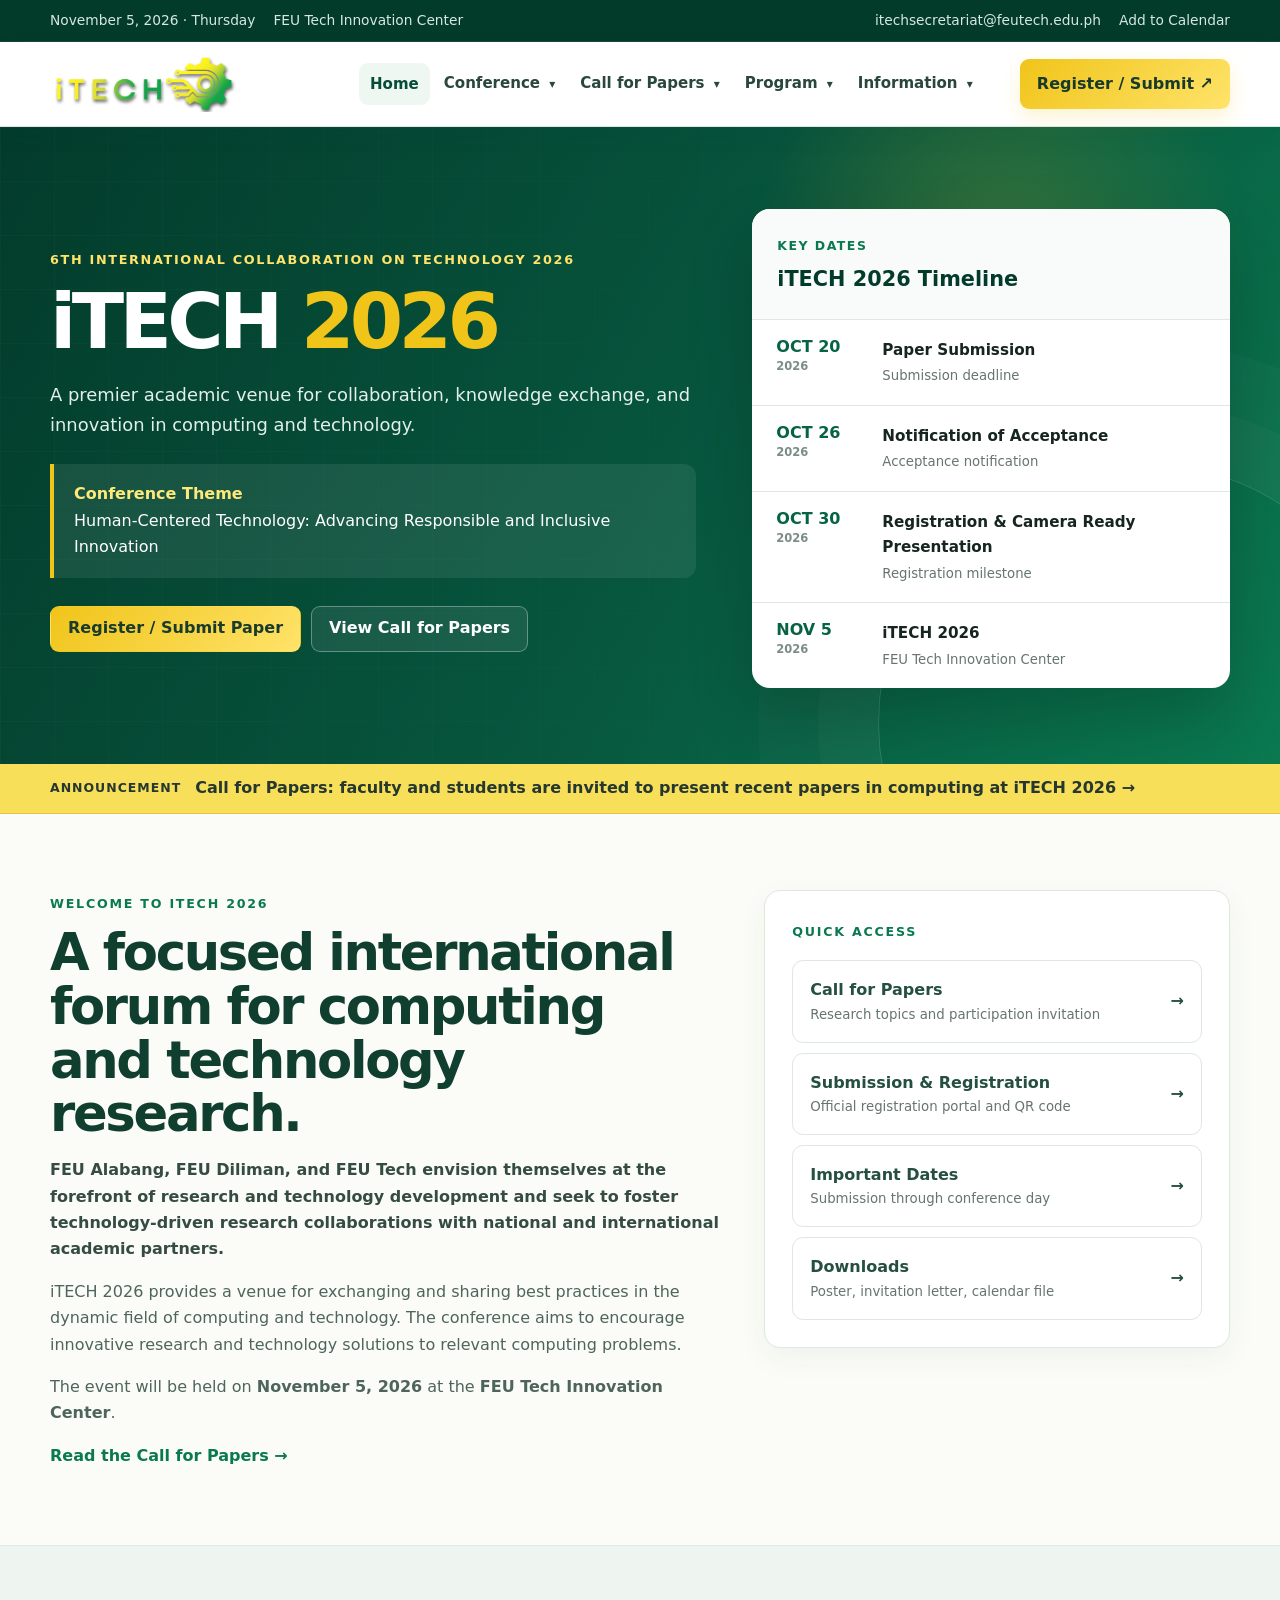
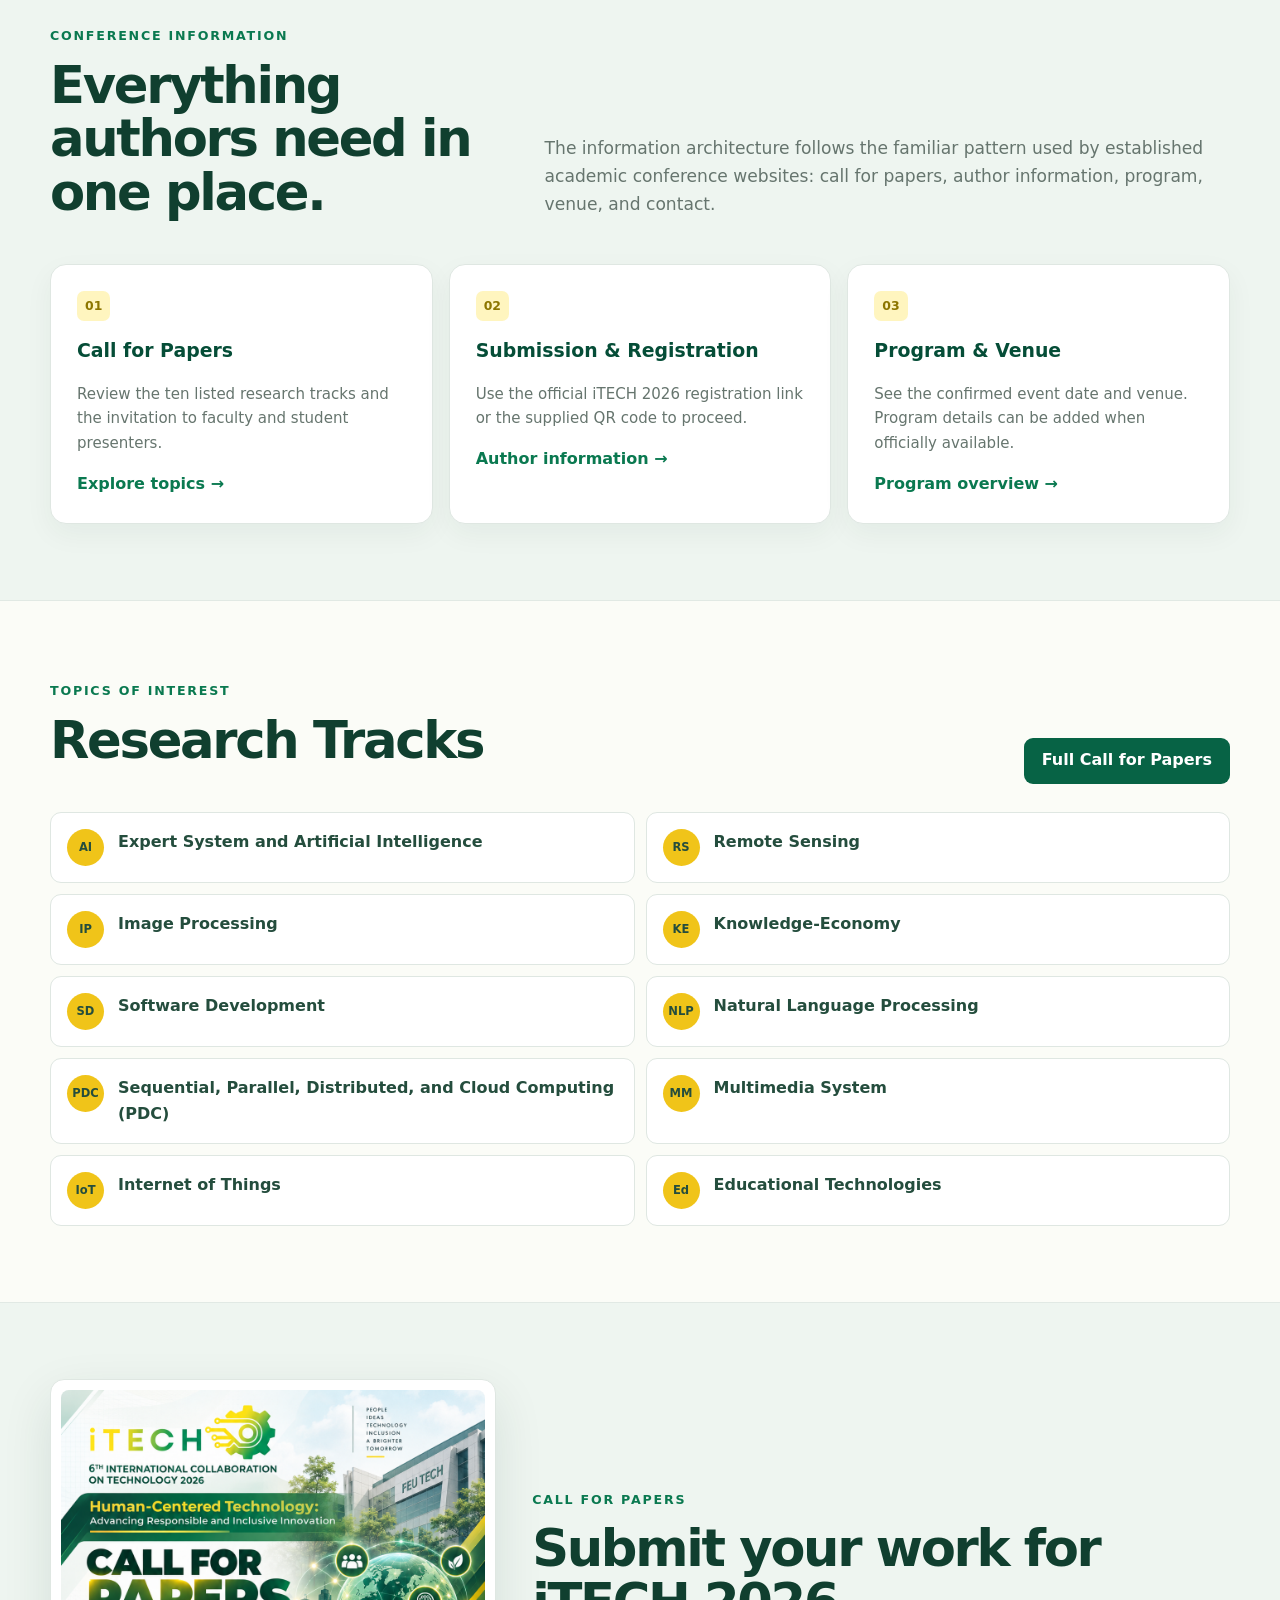
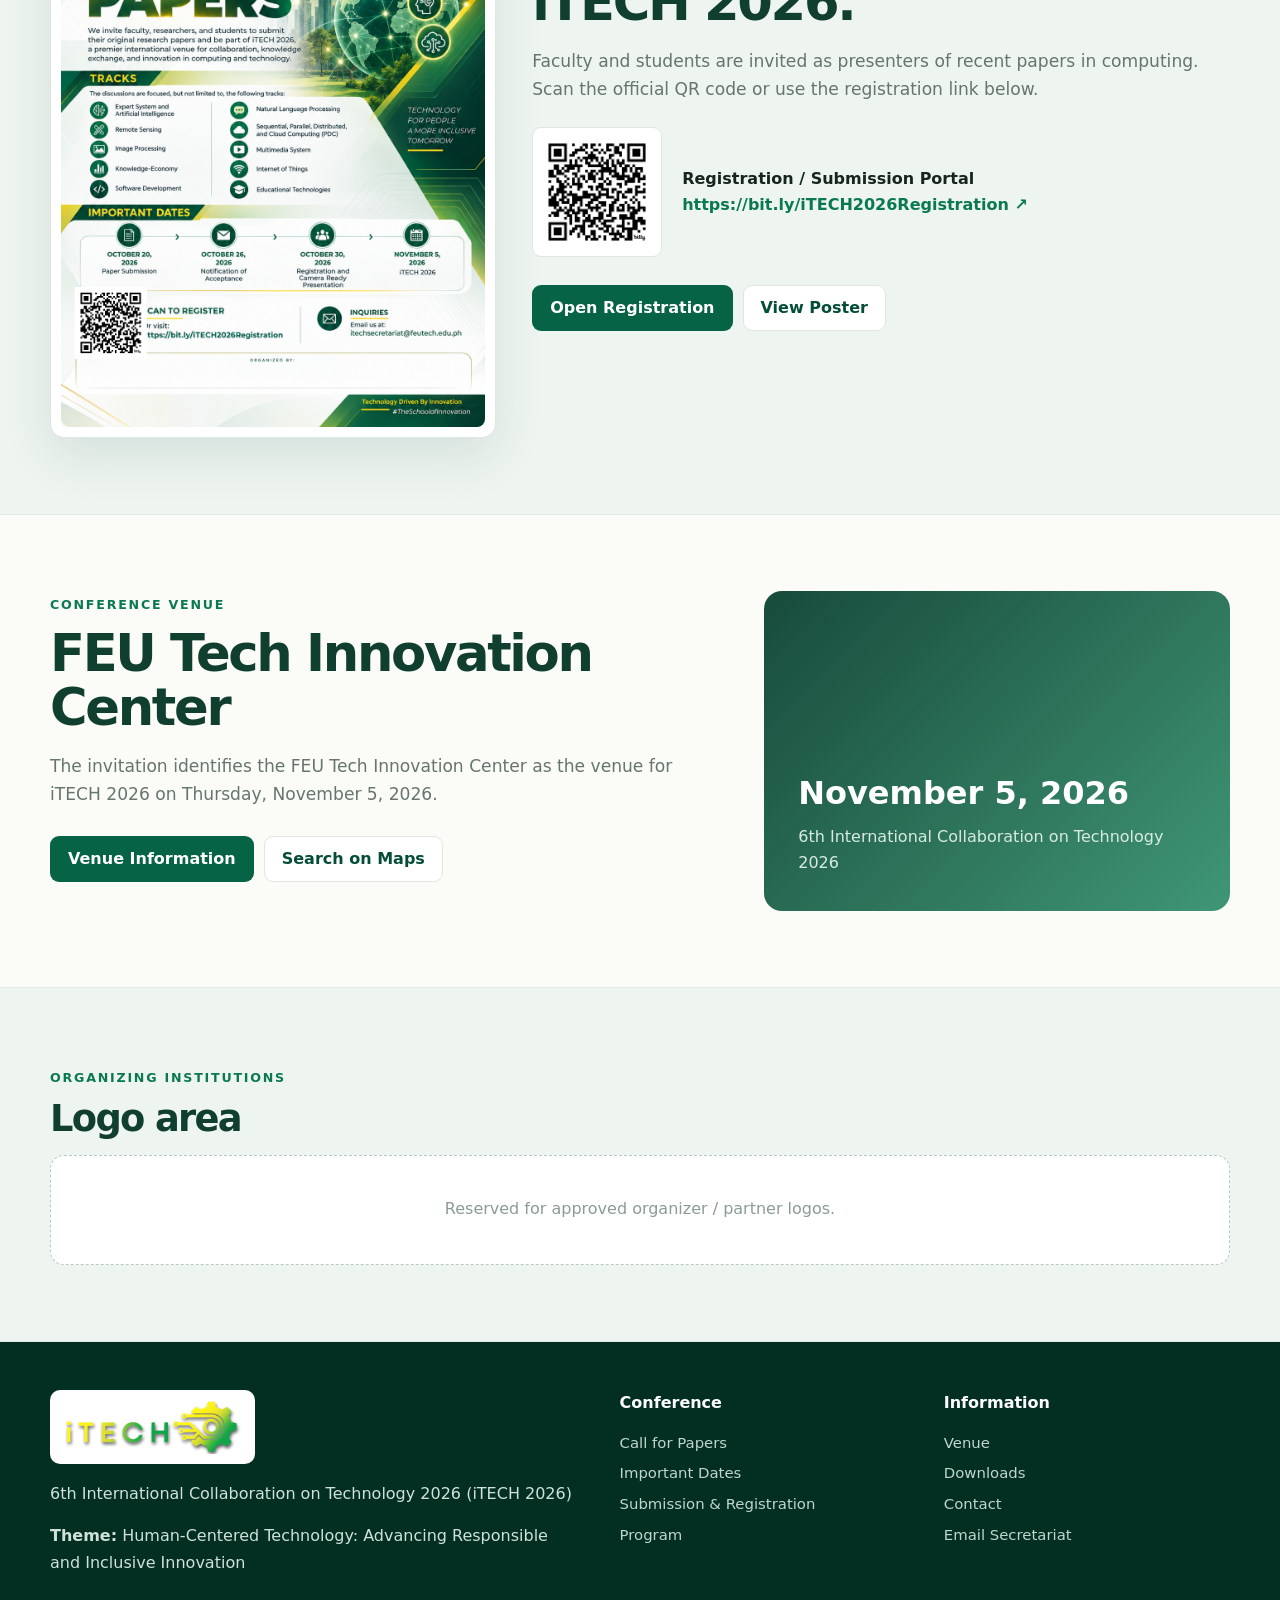
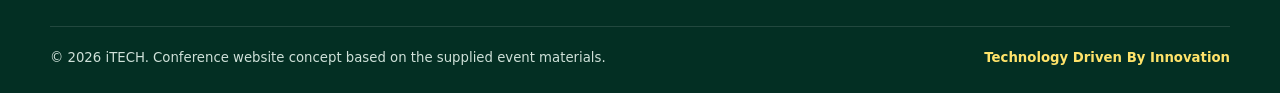
<file: index.html>
<!doctype html>
<html lang="en">
<head>
<meta charset="utf-8">
<meta name="viewport" content="width=device-width,initial-scale=1">
<meta name="theme-color" content="#054d37">
<meta name="description" content="iTECH 2026 — 6th International Collaboration on Technology 2026">
<title>iTECH 2026 | International Collaboration on Technology</title>
<link rel="stylesheet" href="assets/styles.css">
</head>
<body>

<div class="utility">
  <div class="container">
    <div class="utility-meta"><span>November 5, 2026 · Thursday</span><span>FEU Tech Innovation Center</span></div>
    <div class="utility-links"><a href="mailto:itechsecretariat@feutech.edu.ph">itechsecretariat@feutech.edu.ph</a><a href="itech2026.ics" download>Add to Calendar</a></div>
  </div>
</div>
<header class="site-header">
  <div class="container nav">
    <a class="brand" href="index.html"><img src="assets/itech-logo.png" alt="iTECH logo"></a>
    <button class="mobile-toggle" aria-expanded="false" aria-label="Open navigation">☰</button>
    <nav class="navlinks" aria-label="Primary navigation">
      <div class="nav-item active"><a href="index.html">Home</a></div>
      <div class="nav-item ">
        <button type="button">Conference <span class="caret">▾</span></button>
        <div class="dropdown">
          <a href="index.html#about">About iTECH 2026</a>
          <a href="index.html#theme">Conference Theme</a>
          <a href="important-dates.html">Important Dates</a>
        </div>
      </div>
      <div class="nav-item ">
        <button type="button">Call for Papers <span class="caret">▾</span></button>
        <div class="dropdown">
          <a href="call-for-papers.html">Call for Papers</a>
          <a href="call-for-papers.html#tracks">Research Tracks</a>
          <a href="submission.html">Submission & Registration</a>
        </div>
      </div>
      <div class="nav-item ">
        <button type="button">Program <span class="caret">▾</span></button>
        <div class="dropdown">
          <a href="program.html">Program Overview</a>
          <a href="program.html#speakers">Speakers</a>
        </div>
      </div>
      <div class="nav-item ">
        <button type="button">Information <span class="caret">▾</span></button>
        <div class="dropdown">
          <a href="venue.html">Venue</a>
          <a href="downloads.html">Downloads</a>
          <a href="contact.html">Contact Us</a>
        </div>
      </div>
    </nav>
    <a class="register-btn" href="https://bit.ly/iTECH2026Registration" target="_blank" rel="noopener">Register / Submit ↗</a>
  </div>
</header>


<section class="hero">
  <div class="container hero-grid">
    <div>
      <span class="hero-kicker">6th International Collaboration on Technology 2026</span>
      <h1>iTECH <span>2026</span></h1>
      <p>A premier academic venue for collaboration, knowledge exchange, and innovation in computing and technology.</p>
      <div class="theme-box" id="theme"><b>Conference Theme</b><br>Human-Centered Technology: Advancing Responsible and Inclusive Innovation</div>
      <div class="hero-actions">
        <a class="btn btn-gold" href="https://bit.ly/iTECH2026Registration" target="_blank" rel="noopener">Register / Submit Paper</a>
        <a class="btn btn-light" href="call-for-papers.html">View Call for Papers</a>
      </div>
    </div>
    <aside class="hero-side">
      <div class="hero-side-head"><span>Key Dates</span><h2>iTECH 2026 Timeline</h2></div>
      <div class="keydate"><div class="keydate-date">OCT 20<small>2026</small></div><div><strong>Paper Submission</strong><p>Submission deadline</p></div></div>
      <div class="keydate"><div class="keydate-date">OCT 26<small>2026</small></div><div><strong>Notification of Acceptance</strong><p>Acceptance notification</p></div></div>
      <div class="keydate"><div class="keydate-date">OCT 30<small>2026</small></div><div><strong>Registration & Camera Ready Presentation</strong><p>Registration milestone</p></div></div>
      <div class="keydate"><div class="keydate-date">NOV 5<small>2026</small></div><div><strong>iTECH 2026</strong><p>FEU Tech Innovation Center</p></div></div>
    </aside>
  </div>
</section>

<div class="notice">
  <div class="container"><strong>Announcement</strong><a href="call-for-papers.html">Call for Papers: faculty and students are invited to present recent papers in computing at iTECH 2026 →</a></div>
</div>

<section class="section" id="about">
  <div class="container content-grid">
    <div class="welcome">
      <span class="eyebrow">Welcome to iTECH 2026</span>
      <h2 class="title">A focused international forum for computing and technology research.</h2>
      <p>FEU Alabang, FEU Diliman, and FEU Tech envision themselves at the forefront of research and technology development and seek to foster technology-driven research collaborations with national and international academic partners.</p>
      <p>iTECH 2026 provides a venue for exchanging and sharing best practices in the dynamic field of computing and technology. The conference aims to encourage innovative research and technology solutions to relevant computing problems.</p>
      <p>The event will be held on <b>November 5, 2026</b> at the <b>FEU Tech Innovation Center</b>.</p>
      <a class="text-link" href="call-for-papers.html">Read the Call for Papers →</a>
    </div>
    <aside class="card card-pad">
      <span class="eyebrow">Quick Access</span>
      <div class="quick-links" style="margin-top:16px">
        <a class="quick-link" href="call-for-papers.html"><span>Call for Papers<small>Research topics and participation invitation</small></span><b>→</b></a>
        <a class="quick-link" href="submission.html"><span>Submission & Registration<small>Official registration portal and QR code</small></span><b>→</b></a>
        <a class="quick-link" href="important-dates.html"><span>Important Dates<small>Submission through conference day</small></span><b>→</b></a>
        <a class="quick-link" href="downloads.html"><span>Downloads<small>Poster, invitation letter, calendar file</small></span><b>→</b></a>
      </div>
    </aside>
  </div>
</section>

<section class="section section-alt">
  <div class="container">
    <div class="section-head">
      <div><span class="eyebrow">Conference Information</span><h2 class="title">Everything authors need in one place.</h2></div>
      <p class="lead">The information architecture follows the familiar pattern used by established academic conference websites: call for papers, author information, program, venue, and contact.</p>
    </div>
    <div class="home-cards">
      <article class="info-card"><span class="num">01</span><h3>Call for Papers</h3><p>Review the ten listed research tracks and the invitation to faculty and student presenters.</p><a class="text-link" href="call-for-papers.html">Explore topics →</a></article>
      <article class="info-card"><span class="num">02</span><h3>Submission & Registration</h3><p>Use the official iTECH 2026 registration link or the supplied QR code to proceed.</p><a class="text-link" href="submission.html">Author information →</a></article>
      <article class="info-card"><span class="num">03</span><h3>Program & Venue</h3><p>See the confirmed event date and venue. Program details can be added when officially available.</p><a class="text-link" href="program.html">Program overview →</a></article>
    </div>
  </div>
</section>

<section class="section">
  <div class="container">
    <div class="section-head">
      <div><span class="eyebrow">Topics of Interest</span><h2 class="title">Research Tracks</h2></div>
      <a class="btn btn-green" href="call-for-papers.html#tracks">Full Call for Papers</a>
    </div>
    <div class="tracks"><div class="track"><span class="track-badge">AI</span><span>Expert System and Artificial Intelligence</span></div>
<div class="track"><span class="track-badge">RS</span><span>Remote Sensing</span></div>
<div class="track"><span class="track-badge">IP</span><span>Image Processing</span></div>
<div class="track"><span class="track-badge">KE</span><span>Knowledge-Economy</span></div>
<div class="track"><span class="track-badge">SD</span><span>Software Development</span></div>
<div class="track"><span class="track-badge">NLP</span><span>Natural Language Processing</span></div>
<div class="track"><span class="track-badge">PDC</span><span>Sequential, Parallel, Distributed, and Cloud Computing (PDC)</span></div>
<div class="track"><span class="track-badge">MM</span><span>Multimedia System</span></div>
<div class="track"><span class="track-badge">IoT</span><span>Internet of Things</span></div>
<div class="track"><span class="track-badge">Ed</span><span>Educational Technologies</span></div></div>
  </div>
</section>

<section class="section section-alt">
  <div class="container poster-grid">
    <div class="poster-frame"><a href="assets/itech2026-call-for-papers.png" target="_blank"><img src="assets/itech2026-call-for-papers.png" alt="iTECH 2026 Call for Papers poster"></a></div>
    <div>
      <span class="eyebrow">Call for Papers</span>
      <h2 class="title">Submit your work for iTECH 2026.</h2>
      <p class="lead">Faculty and students are invited as presenters of recent papers in computing. Scan the official QR code or use the registration link below.</p>
      <div class="qr-row">
        <a href="https://bit.ly/iTECH2026Registration" target="_blank" rel="noopener"><img src="assets/registration-qr.jpeg" alt="iTECH 2026 registration QR code"></a>
        <div><b>Registration / Submission Portal</b><br><a class="text-link" href="https://bit.ly/iTECH2026Registration" target="_blank" rel="noopener">https://bit.ly/iTECH2026Registration ↗</a></div>
      </div>
      <div class="hero-actions">
        <a class="btn btn-green" href="https://bit.ly/iTECH2026Registration" target="_blank" rel="noopener">Open Registration</a>
        <a class="btn btn-white" href="assets/itech2026-call-for-papers.png" target="_blank">View Poster</a>
      </div>
    </div>
  </div>
</section>

<section class="section">
  <div class="container content-grid">
    <div>
      <span class="eyebrow">Conference Venue</span>
      <h2 class="title">FEU Tech Innovation Center</h2>
      <p class="lead">The invitation identifies the FEU Tech Innovation Center as the venue for iTECH 2026 on Thursday, November 5, 2026.</p>
      <div class="hero-actions">
        <a class="btn btn-green" href="venue.html">Venue Information</a>
        <a class="btn btn-white" href="https://www.google.com/maps/search/?api=1&query=FEU+Tech+Innovation+Center" target="_blank" rel="noopener">Search on Maps</a>
      </div>
    </div>
    <div class="venue-box"><h3>November 5, 2026</h3><p>6th International Collaboration on Technology 2026</p></div>
  </div>
</section>

<section class="section section-alt">
  <div class="container">
    <span class="eyebrow">Organizing Institutions</span>
    <h2 class="title" style="font-size:2.3rem">Logo area</h2>
    <div class="blank-organizer">Reserved for approved organizer / partner logos.</div>
  </div>
</section>


<footer class="footer">
  <div class="container">
    <div class="footer-grid">
      <div>
        <div class="footer-logo"><img src="assets/itech-logo.png" alt="iTECH"></div>
        <p>6th International Collaboration on Technology 2026 (iTECH 2026)</p>
        <p><b>Theme:</b> Human-Centered Technology: Advancing Responsible and Inclusive Innovation</p>
      </div>
      <div>
        <h4>Conference</h4>
        <a href="call-for-papers.html">Call for Papers</a>
        <a href="important-dates.html">Important Dates</a>
        <a href="submission.html">Submission & Registration</a>
        <a href="program.html">Program</a>
      </div>
      <div>
        <h4>Information</h4>
        <a href="venue.html">Venue</a>
        <a href="downloads.html">Downloads</a>
        <a href="contact.html">Contact</a>
        <a href="mailto:itechsecretariat@feutech.edu.ph">Email Secretariat</a>
      </div>
    </div>
    <div class="footer-bottom">
      <span>© 2026 iTECH. Conference website concept based on the supplied event materials.</span>
      <span class="tagline">Technology Driven By Innovation</span>
    </div>
  </div>
</footer>
<script src="assets/site.js"></script>

</body>
</html>
</file>
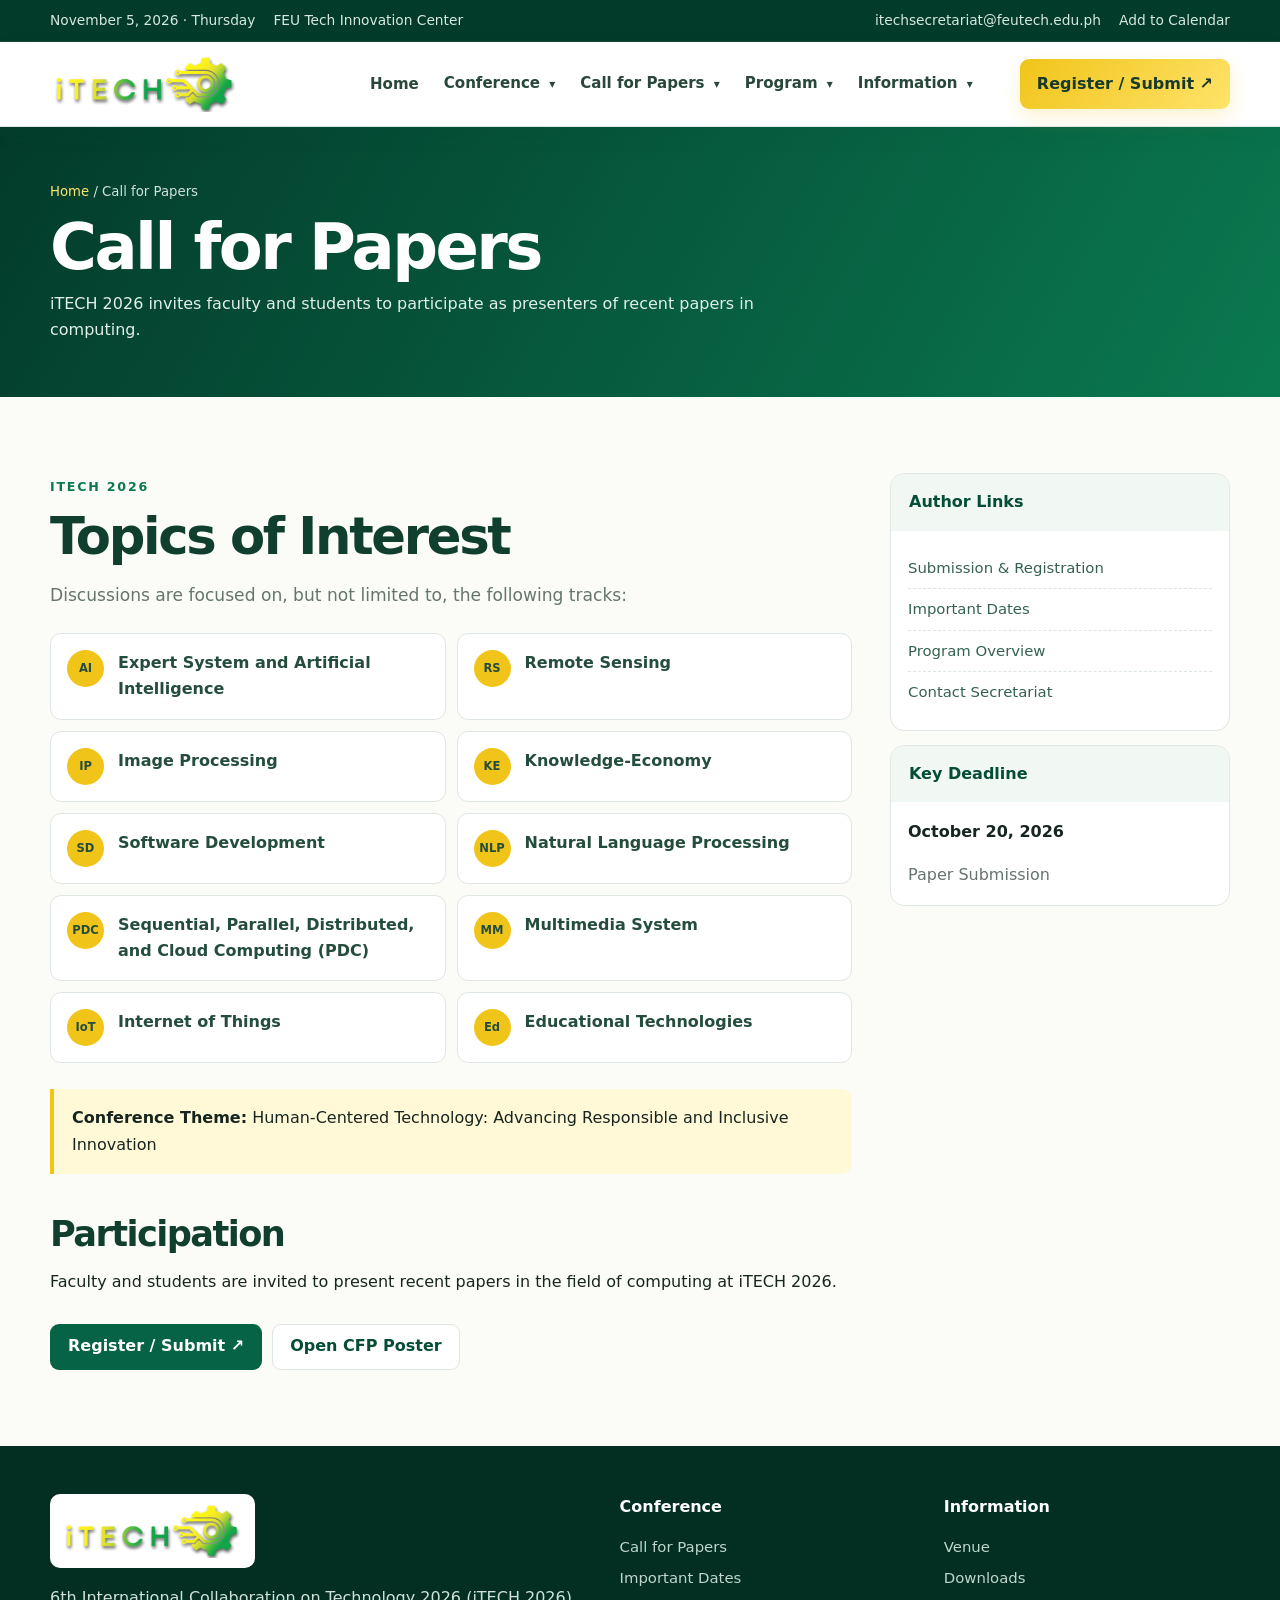
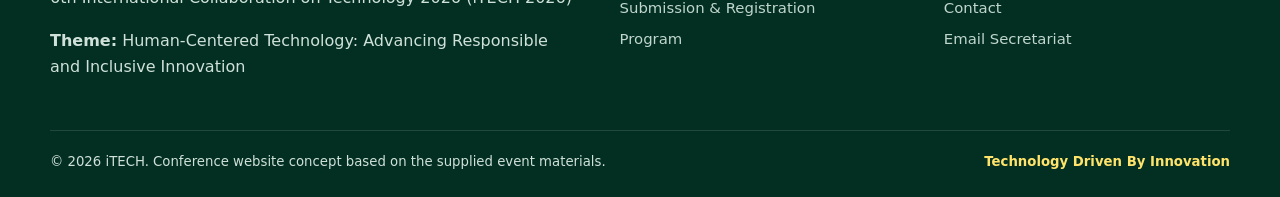
<file: call-for-papers.html>
<!doctype html>
<html lang="en">
<head>
<meta charset="utf-8">
<meta name="viewport" content="width=device-width,initial-scale=1">
<meta name="theme-color" content="#054d37">
<meta name="description" content="iTECH 2026 — 6th International Collaboration on Technology 2026">
<title>Call for Papers | iTECH 2026</title>
<link rel="stylesheet" href="assets/styles.css">
</head>
<body>

<div class="utility">
  <div class="container">
    <div class="utility-meta"><span>November 5, 2026 · Thursday</span><span>FEU Tech Innovation Center</span></div>
    <div class="utility-links"><a href="mailto:itechsecretariat@feutech.edu.ph">itechsecretariat@feutech.edu.ph</a><a href="itech2026.ics" download>Add to Calendar</a></div>
  </div>
</div>
<header class="site-header">
  <div class="container nav">
    <a class="brand" href="index.html"><img src="assets/itech-logo.png" alt="iTECH logo"></a>
    <button class="mobile-toggle" aria-expanded="false" aria-label="Open navigation">☰</button>
    <nav class="navlinks" aria-label="Primary navigation">
      <div class="nav-item "><a href="index.html">Home</a></div>
      <div class="nav-item ">
        <button type="button">Conference <span class="caret">▾</span></button>
        <div class="dropdown">
          <a href="index.html#about">About iTECH 2026</a>
          <a href="index.html#theme">Conference Theme</a>
          <a href="important-dates.html">Important Dates</a>
        </div>
      </div>
      <div class="nav-item active">
        <button type="button">Call for Papers <span class="caret">▾</span></button>
        <div class="dropdown">
          <a href="call-for-papers.html">Call for Papers</a>
          <a href="call-for-papers.html#tracks">Research Tracks</a>
          <a href="submission.html">Submission & Registration</a>
        </div>
      </div>
      <div class="nav-item ">
        <button type="button">Program <span class="caret">▾</span></button>
        <div class="dropdown">
          <a href="program.html">Program Overview</a>
          <a href="program.html#speakers">Speakers</a>
        </div>
      </div>
      <div class="nav-item ">
        <button type="button">Information <span class="caret">▾</span></button>
        <div class="dropdown">
          <a href="venue.html">Venue</a>
          <a href="downloads.html">Downloads</a>
          <a href="contact.html">Contact Us</a>
        </div>
      </div>
    </nav>
    <a class="register-btn" href="https://bit.ly/iTECH2026Registration" target="_blank" rel="noopener">Register / Submit ↗</a>
  </div>
</header>


<section class="page-hero"><div class="container"><div class="breadcrumbs"><a href="index.html">Home</a> / Call for Papers</div><h1>Call for Papers</h1><p>iTECH 2026 invites faculty and students to participate as presenters of recent papers in computing.</p></div></section>
<section class="section"><div class="container two-col">
  <main>
    <span class="eyebrow">iTECH 2026</span><h2 class="title">Topics of Interest</h2>
    <p class="lead">Discussions are focused on, but not limited to, the following tracks:</p>
    <div class="tracks" id="tracks" style="margin-top:24px"><div class="track"><span class="track-badge">AI</span><span>Expert System and Artificial Intelligence</span></div>
<div class="track"><span class="track-badge">RS</span><span>Remote Sensing</span></div>
<div class="track"><span class="track-badge">IP</span><span>Image Processing</span></div>
<div class="track"><span class="track-badge">KE</span><span>Knowledge-Economy</span></div>
<div class="track"><span class="track-badge">SD</span><span>Software Development</span></div>
<div class="track"><span class="track-badge">NLP</span><span>Natural Language Processing</span></div>
<div class="track"><span class="track-badge">PDC</span><span>Sequential, Parallel, Distributed, and Cloud Computing (PDC)</span></div>
<div class="track"><span class="track-badge">MM</span><span>Multimedia System</span></div>
<div class="track"><span class="track-badge">IoT</span><span>Internet of Things</span></div>
<div class="track"><span class="track-badge">Ed</span><span>Educational Technologies</span></div></div>
    <div class="callout" style="margin-top:26px"><b>Conference Theme:</b> Human-Centered Technology: Advancing Responsible and Inclusive Innovation</div>
    <h2 class="title" style="font-size:2.2rem;margin-top:42px">Participation</h2>
    <p>Faculty and students are invited to present recent papers in the field of computing at iTECH 2026.</p>
    <div class="hero-actions">
      <a class="btn btn-green" href="https://bit.ly/iTECH2026Registration" target="_blank" rel="noopener">Register / Submit ↗</a>
      <a class="btn btn-white" href="assets/itech2026-call-for-papers.png" target="_blank">Open CFP Poster</a>
    </div>
  </main>
  <aside class="sidebar">
    <div class="sidebox"><h3>Author Links</h3><div class="body"><a href="submission.html">Submission & Registration</a><a href="important-dates.html">Important Dates</a><a href="program.html">Program Overview</a><a href="contact.html">Contact Secretariat</a></div></div>
    <div class="sidebox"><h3>Key Deadline</h3><div class="body"><b>October 20, 2026</b><p style="color:var(--muted);margin-bottom:0">Paper Submission</p></div></div>
  </aside>
</div></section>


<footer class="footer">
  <div class="container">
    <div class="footer-grid">
      <div>
        <div class="footer-logo"><img src="assets/itech-logo.png" alt="iTECH"></div>
        <p>6th International Collaboration on Technology 2026 (iTECH 2026)</p>
        <p><b>Theme:</b> Human-Centered Technology: Advancing Responsible and Inclusive Innovation</p>
      </div>
      <div>
        <h4>Conference</h4>
        <a href="call-for-papers.html">Call for Papers</a>
        <a href="important-dates.html">Important Dates</a>
        <a href="submission.html">Submission & Registration</a>
        <a href="program.html">Program</a>
      </div>
      <div>
        <h4>Information</h4>
        <a href="venue.html">Venue</a>
        <a href="downloads.html">Downloads</a>
        <a href="contact.html">Contact</a>
        <a href="mailto:itechsecretariat@feutech.edu.ph">Email Secretariat</a>
      </div>
    </div>
    <div class="footer-bottom">
      <span>© 2026 iTECH. Conference website concept based on the supplied event materials.</span>
      <span class="tagline">Technology Driven By Innovation</span>
    </div>
  </div>
</footer>
<script src="assets/site.js"></script>

</body>
</html>
</file>
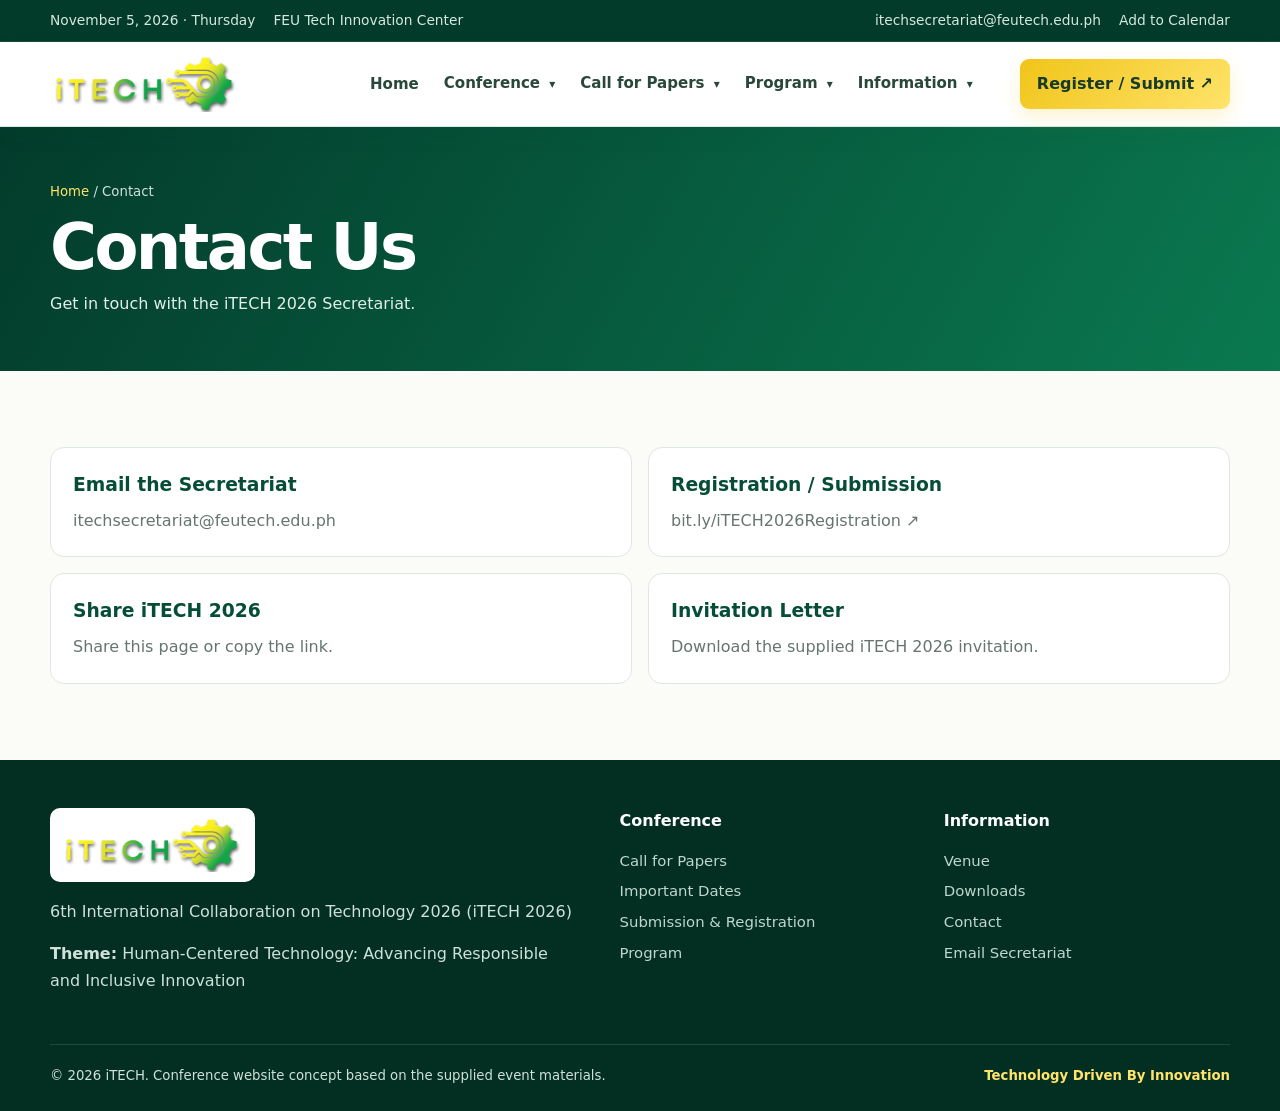
<file: contact.html>
<!doctype html>
<html lang="en">
<head>
<meta charset="utf-8">
<meta name="viewport" content="width=device-width,initial-scale=1">
<meta name="theme-color" content="#054d37">
<meta name="description" content="iTECH 2026 — 6th International Collaboration on Technology 2026">
<title>Contact | iTECH 2026</title>
<link rel="stylesheet" href="assets/styles.css">
</head>
<body>

<div class="utility">
  <div class="container">
    <div class="utility-meta"><span>November 5, 2026 · Thursday</span><span>FEU Tech Innovation Center</span></div>
    <div class="utility-links"><a href="mailto:itechsecretariat@feutech.edu.ph">itechsecretariat@feutech.edu.ph</a><a href="itech2026.ics" download>Add to Calendar</a></div>
  </div>
</div>
<header class="site-header">
  <div class="container nav">
    <a class="brand" href="index.html"><img src="assets/itech-logo.png" alt="iTECH logo"></a>
    <button class="mobile-toggle" aria-expanded="false" aria-label="Open navigation">☰</button>
    <nav class="navlinks" aria-label="Primary navigation">
      <div class="nav-item "><a href="index.html">Home</a></div>
      <div class="nav-item ">
        <button type="button">Conference <span class="caret">▾</span></button>
        <div class="dropdown">
          <a href="index.html#about">About iTECH 2026</a>
          <a href="index.html#theme">Conference Theme</a>
          <a href="important-dates.html">Important Dates</a>
        </div>
      </div>
      <div class="nav-item ">
        <button type="button">Call for Papers <span class="caret">▾</span></button>
        <div class="dropdown">
          <a href="call-for-papers.html">Call for Papers</a>
          <a href="call-for-papers.html#tracks">Research Tracks</a>
          <a href="submission.html">Submission & Registration</a>
        </div>
      </div>
      <div class="nav-item ">
        <button type="button">Program <span class="caret">▾</span></button>
        <div class="dropdown">
          <a href="program.html">Program Overview</a>
          <a href="program.html#speakers">Speakers</a>
        </div>
      </div>
      <div class="nav-item active">
        <button type="button">Information <span class="caret">▾</span></button>
        <div class="dropdown">
          <a href="venue.html">Venue</a>
          <a href="downloads.html">Downloads</a>
          <a href="contact.html">Contact Us</a>
        </div>
      </div>
    </nav>
    <a class="register-btn" href="https://bit.ly/iTECH2026Registration" target="_blank" rel="noopener">Register / Submit ↗</a>
  </div>
</header>


<section class="page-hero"><div class="container"><div class="breadcrumbs"><a href="index.html">Home</a> / Contact</div><h1>Contact Us</h1><p>Get in touch with the iTECH 2026 Secretariat.</p></div></section>
<section class="section"><div class="container">
<div class="contact-grid">
<a class="contact-card" href="mailto:itechsecretariat@feutech.edu.ph"><h3>Email the Secretariat</h3><p>itechsecretariat@feutech.edu.ph</p></a>
<a class="contact-card" href="https://bit.ly/iTECH2026Registration" target="_blank" rel="noopener"><h3>Registration / Submission</h3><p>bit.ly/iTECH2026Registration ↗</p></a>
<button class="contact-card" data-share style="text-align:left;cursor:pointer"><h3>Share iTECH 2026</h3><p>Share this page or copy the link.</p></button>
<a class="contact-card" href="assets/ITECH2026-Invitation-to-Partner-School.docx" download><h3>Invitation Letter</h3><p>Download the supplied iTECH 2026 invitation.</p></a>
</div>
</div></section>


<footer class="footer">
  <div class="container">
    <div class="footer-grid">
      <div>
        <div class="footer-logo"><img src="assets/itech-logo.png" alt="iTECH"></div>
        <p>6th International Collaboration on Technology 2026 (iTECH 2026)</p>
        <p><b>Theme:</b> Human-Centered Technology: Advancing Responsible and Inclusive Innovation</p>
      </div>
      <div>
        <h4>Conference</h4>
        <a href="call-for-papers.html">Call for Papers</a>
        <a href="important-dates.html">Important Dates</a>
        <a href="submission.html">Submission & Registration</a>
        <a href="program.html">Program</a>
      </div>
      <div>
        <h4>Information</h4>
        <a href="venue.html">Venue</a>
        <a href="downloads.html">Downloads</a>
        <a href="contact.html">Contact</a>
        <a href="mailto:itechsecretariat@feutech.edu.ph">Email Secretariat</a>
      </div>
    </div>
    <div class="footer-bottom">
      <span>© 2026 iTECH. Conference website concept based on the supplied event materials.</span>
      <span class="tagline">Technology Driven By Innovation</span>
    </div>
  </div>
</footer>
<script src="assets/site.js"></script>

</body>
</html>
</file>
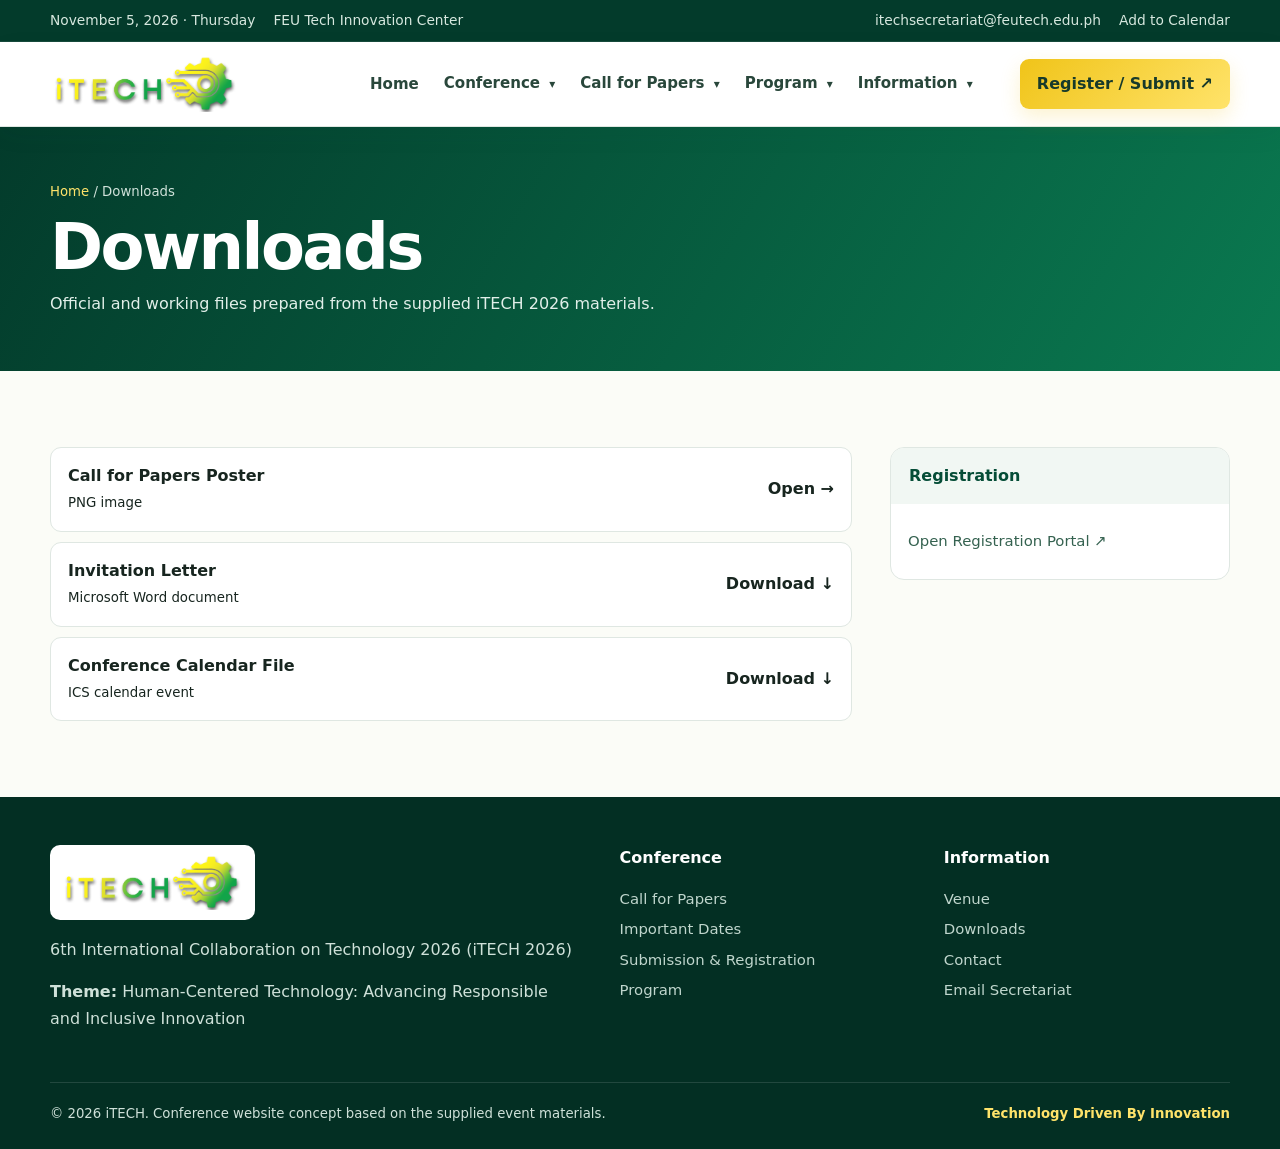
<file: downloads.html>
<!doctype html>
<html lang="en">
<head>
<meta charset="utf-8">
<meta name="viewport" content="width=device-width,initial-scale=1">
<meta name="theme-color" content="#054d37">
<meta name="description" content="iTECH 2026 — 6th International Collaboration on Technology 2026">
<title>Downloads | iTECH 2026</title>
<link rel="stylesheet" href="assets/styles.css">
</head>
<body>

<div class="utility">
  <div class="container">
    <div class="utility-meta"><span>November 5, 2026 · Thursday</span><span>FEU Tech Innovation Center</span></div>
    <div class="utility-links"><a href="mailto:itechsecretariat@feutech.edu.ph">itechsecretariat@feutech.edu.ph</a><a href="itech2026.ics" download>Add to Calendar</a></div>
  </div>
</div>
<header class="site-header">
  <div class="container nav">
    <a class="brand" href="index.html"><img src="assets/itech-logo.png" alt="iTECH logo"></a>
    <button class="mobile-toggle" aria-expanded="false" aria-label="Open navigation">☰</button>
    <nav class="navlinks" aria-label="Primary navigation">
      <div class="nav-item "><a href="index.html">Home</a></div>
      <div class="nav-item ">
        <button type="button">Conference <span class="caret">▾</span></button>
        <div class="dropdown">
          <a href="index.html#about">About iTECH 2026</a>
          <a href="index.html#theme">Conference Theme</a>
          <a href="important-dates.html">Important Dates</a>
        </div>
      </div>
      <div class="nav-item ">
        <button type="button">Call for Papers <span class="caret">▾</span></button>
        <div class="dropdown">
          <a href="call-for-papers.html">Call for Papers</a>
          <a href="call-for-papers.html#tracks">Research Tracks</a>
          <a href="submission.html">Submission & Registration</a>
        </div>
      </div>
      <div class="nav-item ">
        <button type="button">Program <span class="caret">▾</span></button>
        <div class="dropdown">
          <a href="program.html">Program Overview</a>
          <a href="program.html#speakers">Speakers</a>
        </div>
      </div>
      <div class="nav-item active">
        <button type="button">Information <span class="caret">▾</span></button>
        <div class="dropdown">
          <a href="venue.html">Venue</a>
          <a href="downloads.html">Downloads</a>
          <a href="contact.html">Contact Us</a>
        </div>
      </div>
    </nav>
    <a class="register-btn" href="https://bit.ly/iTECH2026Registration" target="_blank" rel="noopener">Register / Submit ↗</a>
  </div>
</header>


<section class="page-hero"><div class="container"><div class="breadcrumbs"><a href="index.html">Home</a> / Downloads</div><h1>Downloads</h1><p>Official and working files prepared from the supplied iTECH 2026 materials.</p></div></section>
<section class="section"><div class="container two-col">
<main>
<div class="downloads">
<a class="download" href="assets/itech2026-call-for-papers.png" target="_blank"><span><b>Call for Papers Poster</b><br><small>PNG image</small></span><b>Open →</b></a>
<a class="download" href="assets/ITECH2026-Invitation-to-Partner-School.docx" download><span><b>Invitation Letter</b><br><small>Microsoft Word document</small></span><b>Download ↓</b></a>
<a class="download" href="itech2026.ics" download><span><b>Conference Calendar File</b><br><small>ICS calendar event</small></span><b>Download ↓</b></a>
</div>
</main>
<aside class="sidebar"><div class="sidebox"><h3>Registration</h3><div class="body"><a href="https://bit.ly/iTECH2026Registration" target="_blank" rel="noopener">Open Registration Portal ↗</a></div></div></aside>
</div></section>


<footer class="footer">
  <div class="container">
    <div class="footer-grid">
      <div>
        <div class="footer-logo"><img src="assets/itech-logo.png" alt="iTECH"></div>
        <p>6th International Collaboration on Technology 2026 (iTECH 2026)</p>
        <p><b>Theme:</b> Human-Centered Technology: Advancing Responsible and Inclusive Innovation</p>
      </div>
      <div>
        <h4>Conference</h4>
        <a href="call-for-papers.html">Call for Papers</a>
        <a href="important-dates.html">Important Dates</a>
        <a href="submission.html">Submission & Registration</a>
        <a href="program.html">Program</a>
      </div>
      <div>
        <h4>Information</h4>
        <a href="venue.html">Venue</a>
        <a href="downloads.html">Downloads</a>
        <a href="contact.html">Contact</a>
        <a href="mailto:itechsecretariat@feutech.edu.ph">Email Secretariat</a>
      </div>
    </div>
    <div class="footer-bottom">
      <span>© 2026 iTECH. Conference website concept based on the supplied event materials.</span>
      <span class="tagline">Technology Driven By Innovation</span>
    </div>
  </div>
</footer>
<script src="assets/site.js"></script>

</body>
</html>
</file>
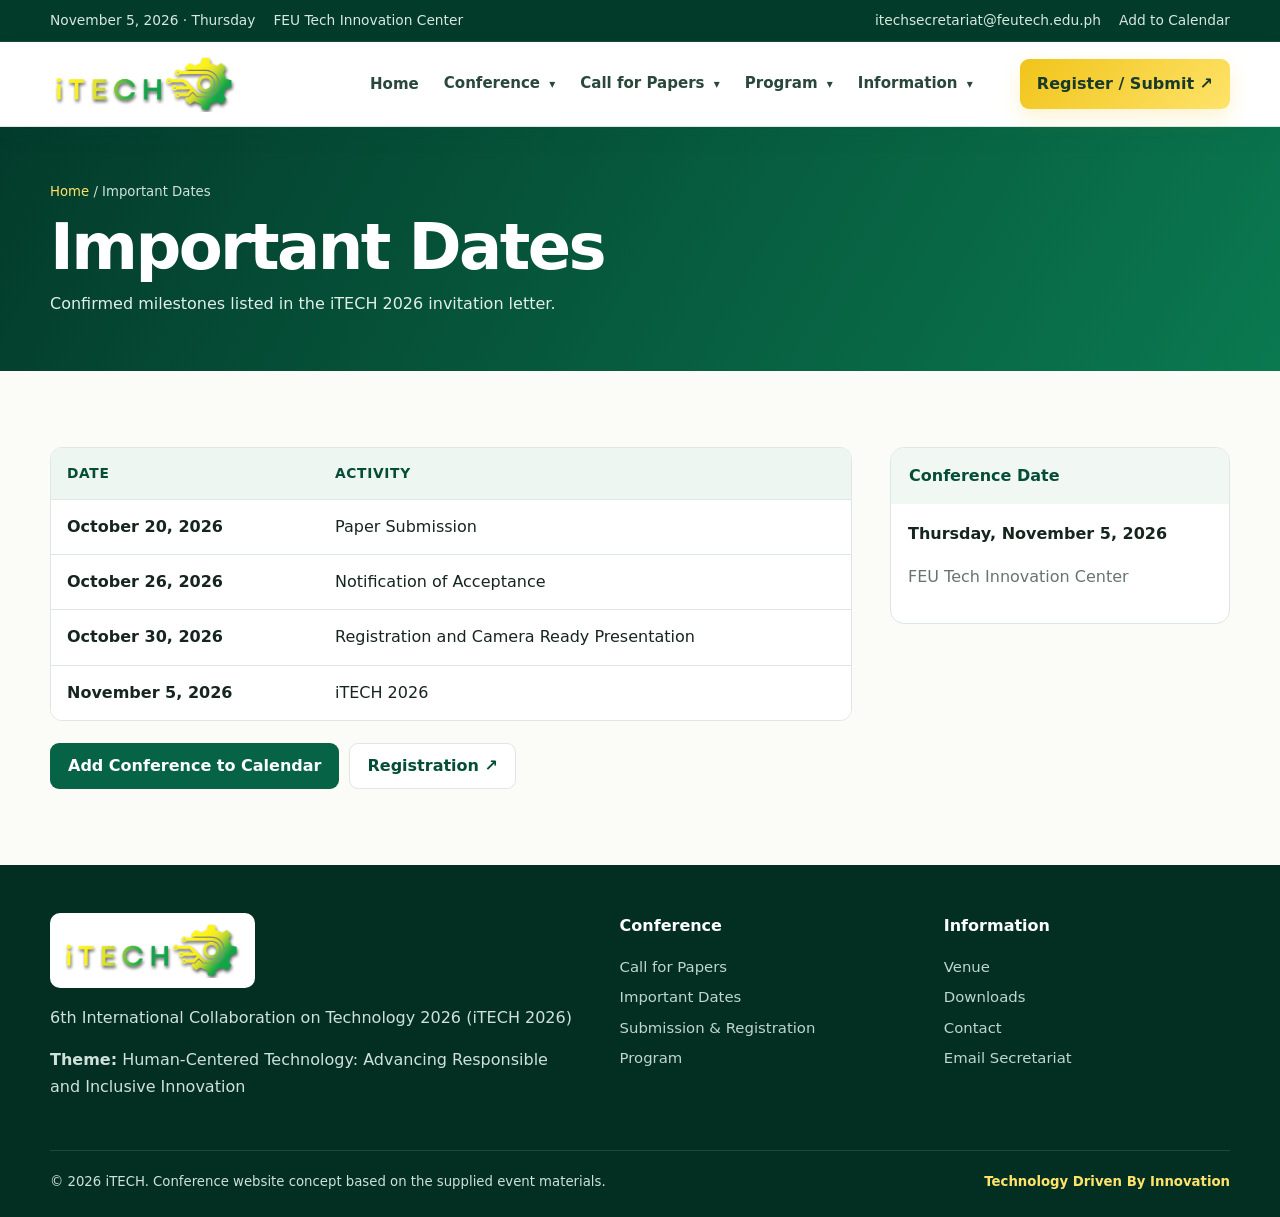
<file: important-dates.html>
<!doctype html>
<html lang="en">
<head>
<meta charset="utf-8">
<meta name="viewport" content="width=device-width,initial-scale=1">
<meta name="theme-color" content="#054d37">
<meta name="description" content="iTECH 2026 — 6th International Collaboration on Technology 2026">
<title>Important Dates | iTECH 2026</title>
<link rel="stylesheet" href="assets/styles.css">
</head>
<body>

<div class="utility">
  <div class="container">
    <div class="utility-meta"><span>November 5, 2026 · Thursday</span><span>FEU Tech Innovation Center</span></div>
    <div class="utility-links"><a href="mailto:itechsecretariat@feutech.edu.ph">itechsecretariat@feutech.edu.ph</a><a href="itech2026.ics" download>Add to Calendar</a></div>
  </div>
</div>
<header class="site-header">
  <div class="container nav">
    <a class="brand" href="index.html"><img src="assets/itech-logo.png" alt="iTECH logo"></a>
    <button class="mobile-toggle" aria-expanded="false" aria-label="Open navigation">☰</button>
    <nav class="navlinks" aria-label="Primary navigation">
      <div class="nav-item "><a href="index.html">Home</a></div>
      <div class="nav-item active">
        <button type="button">Conference <span class="caret">▾</span></button>
        <div class="dropdown">
          <a href="index.html#about">About iTECH 2026</a>
          <a href="index.html#theme">Conference Theme</a>
          <a href="important-dates.html">Important Dates</a>
        </div>
      </div>
      <div class="nav-item ">
        <button type="button">Call for Papers <span class="caret">▾</span></button>
        <div class="dropdown">
          <a href="call-for-papers.html">Call for Papers</a>
          <a href="call-for-papers.html#tracks">Research Tracks</a>
          <a href="submission.html">Submission & Registration</a>
        </div>
      </div>
      <div class="nav-item ">
        <button type="button">Program <span class="caret">▾</span></button>
        <div class="dropdown">
          <a href="program.html">Program Overview</a>
          <a href="program.html#speakers">Speakers</a>
        </div>
      </div>
      <div class="nav-item ">
        <button type="button">Information <span class="caret">▾</span></button>
        <div class="dropdown">
          <a href="venue.html">Venue</a>
          <a href="downloads.html">Downloads</a>
          <a href="contact.html">Contact Us</a>
        </div>
      </div>
    </nav>
    <a class="register-btn" href="https://bit.ly/iTECH2026Registration" target="_blank" rel="noopener">Register / Submit ↗</a>
  </div>
</header>


<section class="page-hero"><div class="container"><div class="breadcrumbs"><a href="index.html">Home</a> / Important Dates</div><h1>Important Dates</h1><p>Confirmed milestones listed in the iTECH 2026 invitation letter.</p></div></section>
<section class="section"><div class="container two-col">
<main>
<div class="table-wrap"><table>
<thead><tr><th>Date</th><th>Activity</th></tr></thead>
<tbody>
<tr><td><b>October 20, 2026</b></td><td>Paper Submission</td></tr>
<tr><td><b>October 26, 2026</b></td><td>Notification of Acceptance</td></tr>
<tr><td><b>October 30, 2026</b></td><td>Registration and Camera Ready Presentation</td></tr>
<tr><td><b>November 5, 2026</b></td><td>iTECH 2026</td></tr>
</tbody></table></div>
<div class="hero-actions" style="margin-top:22px"><a class="btn btn-green" href="itech2026.ics" download>Add Conference to Calendar</a><a class="btn btn-white" href="https://bit.ly/iTECH2026Registration" target="_blank" rel="noopener">Registration ↗</a></div>
</main>
<aside class="sidebar"><div class="sidebox"><h3>Conference Date</h3><div class="body"><b>Thursday, November 5, 2026</b><p style="color:var(--muted)">FEU Tech Innovation Center</p></div></div></aside>
</div></section>


<footer class="footer">
  <div class="container">
    <div class="footer-grid">
      <div>
        <div class="footer-logo"><img src="assets/itech-logo.png" alt="iTECH"></div>
        <p>6th International Collaboration on Technology 2026 (iTECH 2026)</p>
        <p><b>Theme:</b> Human-Centered Technology: Advancing Responsible and Inclusive Innovation</p>
      </div>
      <div>
        <h4>Conference</h4>
        <a href="call-for-papers.html">Call for Papers</a>
        <a href="important-dates.html">Important Dates</a>
        <a href="submission.html">Submission & Registration</a>
        <a href="program.html">Program</a>
      </div>
      <div>
        <h4>Information</h4>
        <a href="venue.html">Venue</a>
        <a href="downloads.html">Downloads</a>
        <a href="contact.html">Contact</a>
        <a href="mailto:itechsecretariat@feutech.edu.ph">Email Secretariat</a>
      </div>
    </div>
    <div class="footer-bottom">
      <span>© 2026 iTECH. Conference website concept based on the supplied event materials.</span>
      <span class="tagline">Technology Driven By Innovation</span>
    </div>
  </div>
</footer>
<script src="assets/site.js"></script>

</body>
</html>
</file>
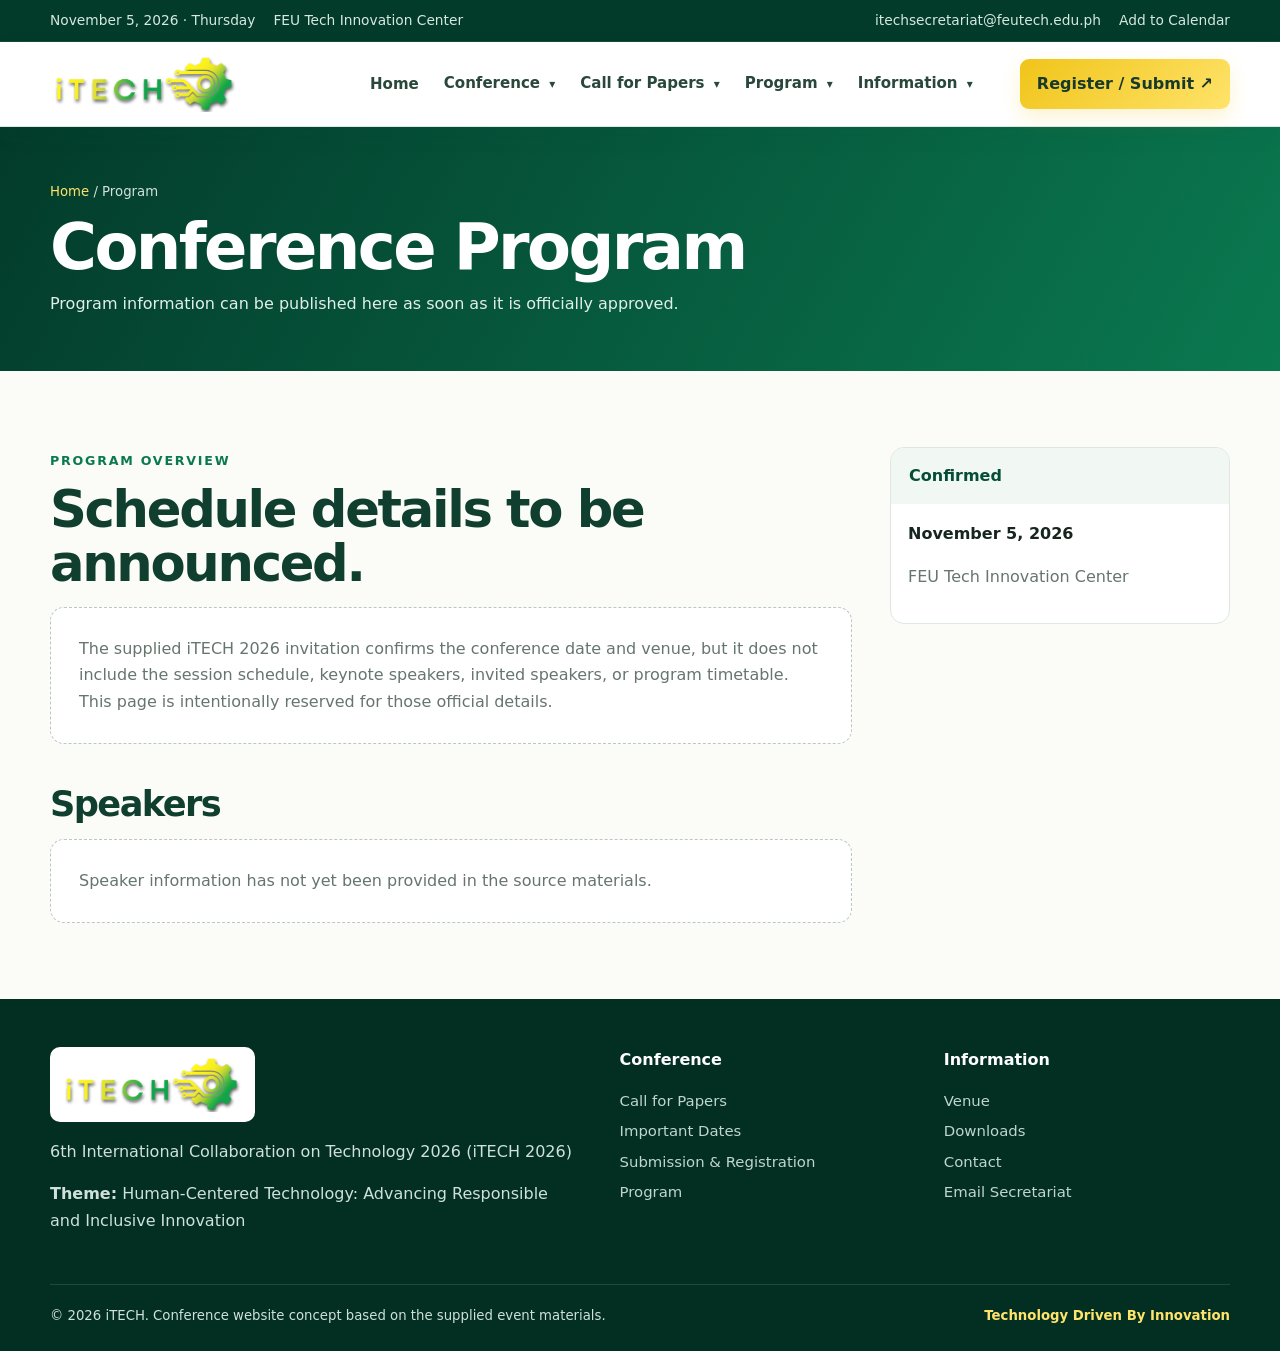
<file: program.html>
<!doctype html>
<html lang="en">
<head>
<meta charset="utf-8">
<meta name="viewport" content="width=device-width,initial-scale=1">
<meta name="theme-color" content="#054d37">
<meta name="description" content="iTECH 2026 — 6th International Collaboration on Technology 2026">
<title>Program | iTECH 2026</title>
<link rel="stylesheet" href="assets/styles.css">
</head>
<body>

<div class="utility">
  <div class="container">
    <div class="utility-meta"><span>November 5, 2026 · Thursday</span><span>FEU Tech Innovation Center</span></div>
    <div class="utility-links"><a href="mailto:itechsecretariat@feutech.edu.ph">itechsecretariat@feutech.edu.ph</a><a href="itech2026.ics" download>Add to Calendar</a></div>
  </div>
</div>
<header class="site-header">
  <div class="container nav">
    <a class="brand" href="index.html"><img src="assets/itech-logo.png" alt="iTECH logo"></a>
    <button class="mobile-toggle" aria-expanded="false" aria-label="Open navigation">☰</button>
    <nav class="navlinks" aria-label="Primary navigation">
      <div class="nav-item "><a href="index.html">Home</a></div>
      <div class="nav-item ">
        <button type="button">Conference <span class="caret">▾</span></button>
        <div class="dropdown">
          <a href="index.html#about">About iTECH 2026</a>
          <a href="index.html#theme">Conference Theme</a>
          <a href="important-dates.html">Important Dates</a>
        </div>
      </div>
      <div class="nav-item ">
        <button type="button">Call for Papers <span class="caret">▾</span></button>
        <div class="dropdown">
          <a href="call-for-papers.html">Call for Papers</a>
          <a href="call-for-papers.html#tracks">Research Tracks</a>
          <a href="submission.html">Submission & Registration</a>
        </div>
      </div>
      <div class="nav-item active">
        <button type="button">Program <span class="caret">▾</span></button>
        <div class="dropdown">
          <a href="program.html">Program Overview</a>
          <a href="program.html#speakers">Speakers</a>
        </div>
      </div>
      <div class="nav-item ">
        <button type="button">Information <span class="caret">▾</span></button>
        <div class="dropdown">
          <a href="venue.html">Venue</a>
          <a href="downloads.html">Downloads</a>
          <a href="contact.html">Contact Us</a>
        </div>
      </div>
    </nav>
    <a class="register-btn" href="https://bit.ly/iTECH2026Registration" target="_blank" rel="noopener">Register / Submit ↗</a>
  </div>
</header>


<section class="page-hero"><div class="container"><div class="breadcrumbs"><a href="index.html">Home</a> / Program</div><h1>Conference Program</h1><p>Program information can be published here as soon as it is officially approved.</p></div></section>
<section class="section"><div class="container two-col">
<main>
<span class="eyebrow">Program Overview</span><h2 class="title">Schedule details to be announced.</h2>
<div class="tba">The supplied iTECH 2026 invitation confirms the conference date and venue, but it does not include the session schedule, keynote speakers, invited speakers, or program timetable. This page is intentionally reserved for those official details.</div>
<h2 class="title" id="speakers" style="font-size:2.2rem;margin-top:42px">Speakers</h2>
<div class="tba">Speaker information has not yet been provided in the source materials.</div>
</main>
<aside class="sidebar"><div class="sidebox"><h3>Confirmed</h3><div class="body"><b>November 5, 2026</b><p style="color:var(--muted)">FEU Tech Innovation Center</p></div></div></aside>
</div></section>


<footer class="footer">
  <div class="container">
    <div class="footer-grid">
      <div>
        <div class="footer-logo"><img src="assets/itech-logo.png" alt="iTECH"></div>
        <p>6th International Collaboration on Technology 2026 (iTECH 2026)</p>
        <p><b>Theme:</b> Human-Centered Technology: Advancing Responsible and Inclusive Innovation</p>
      </div>
      <div>
        <h4>Conference</h4>
        <a href="call-for-papers.html">Call for Papers</a>
        <a href="important-dates.html">Important Dates</a>
        <a href="submission.html">Submission & Registration</a>
        <a href="program.html">Program</a>
      </div>
      <div>
        <h4>Information</h4>
        <a href="venue.html">Venue</a>
        <a href="downloads.html">Downloads</a>
        <a href="contact.html">Contact</a>
        <a href="mailto:itechsecretariat@feutech.edu.ph">Email Secretariat</a>
      </div>
    </div>
    <div class="footer-bottom">
      <span>© 2026 iTECH. Conference website concept based on the supplied event materials.</span>
      <span class="tagline">Technology Driven By Innovation</span>
    </div>
  </div>
</footer>
<script src="assets/site.js"></script>

</body>
</html>
</file>
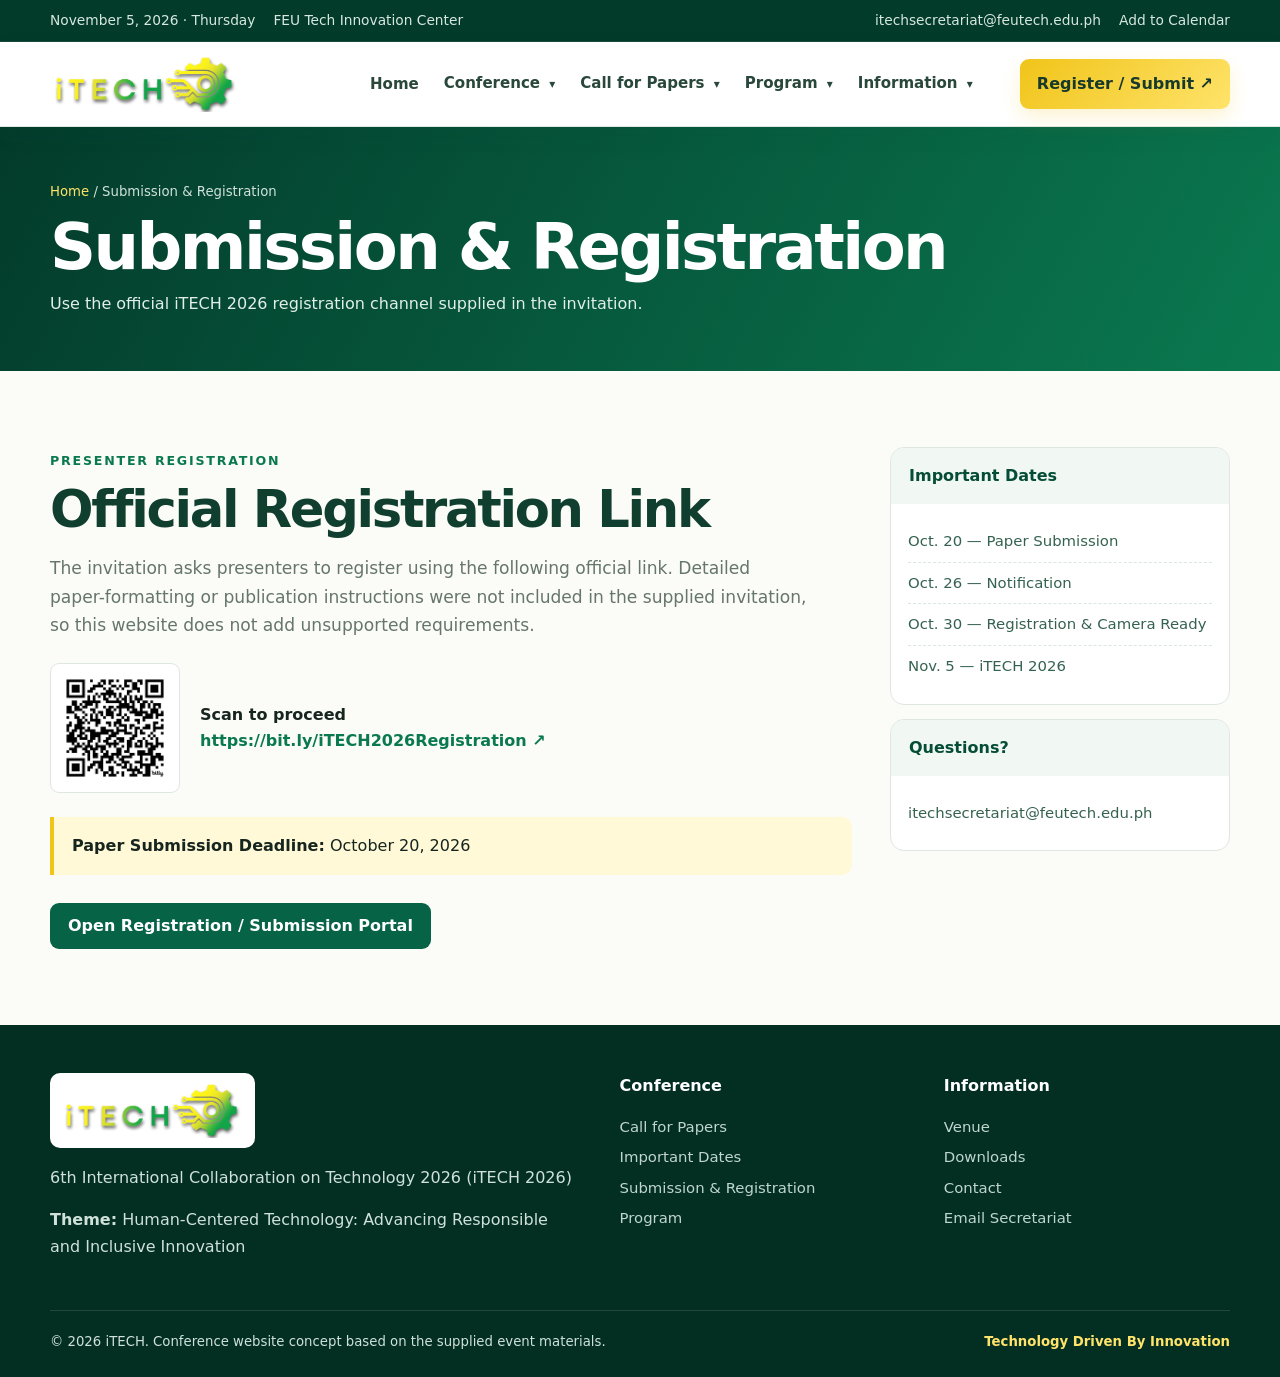
<file: submission.html>
<!doctype html>
<html lang="en">
<head>
<meta charset="utf-8">
<meta name="viewport" content="width=device-width,initial-scale=1">
<meta name="theme-color" content="#054d37">
<meta name="description" content="iTECH 2026 — 6th International Collaboration on Technology 2026">
<title>Submission & Registration | iTECH 2026</title>
<link rel="stylesheet" href="assets/styles.css">
</head>
<body>

<div class="utility">
  <div class="container">
    <div class="utility-meta"><span>November 5, 2026 · Thursday</span><span>FEU Tech Innovation Center</span></div>
    <div class="utility-links"><a href="mailto:itechsecretariat@feutech.edu.ph">itechsecretariat@feutech.edu.ph</a><a href="itech2026.ics" download>Add to Calendar</a></div>
  </div>
</div>
<header class="site-header">
  <div class="container nav">
    <a class="brand" href="index.html"><img src="assets/itech-logo.png" alt="iTECH logo"></a>
    <button class="mobile-toggle" aria-expanded="false" aria-label="Open navigation">☰</button>
    <nav class="navlinks" aria-label="Primary navigation">
      <div class="nav-item "><a href="index.html">Home</a></div>
      <div class="nav-item ">
        <button type="button">Conference <span class="caret">▾</span></button>
        <div class="dropdown">
          <a href="index.html#about">About iTECH 2026</a>
          <a href="index.html#theme">Conference Theme</a>
          <a href="important-dates.html">Important Dates</a>
        </div>
      </div>
      <div class="nav-item active">
        <button type="button">Call for Papers <span class="caret">▾</span></button>
        <div class="dropdown">
          <a href="call-for-papers.html">Call for Papers</a>
          <a href="call-for-papers.html#tracks">Research Tracks</a>
          <a href="submission.html">Submission & Registration</a>
        </div>
      </div>
      <div class="nav-item ">
        <button type="button">Program <span class="caret">▾</span></button>
        <div class="dropdown">
          <a href="program.html">Program Overview</a>
          <a href="program.html#speakers">Speakers</a>
        </div>
      </div>
      <div class="nav-item ">
        <button type="button">Information <span class="caret">▾</span></button>
        <div class="dropdown">
          <a href="venue.html">Venue</a>
          <a href="downloads.html">Downloads</a>
          <a href="contact.html">Contact Us</a>
        </div>
      </div>
    </nav>
    <a class="register-btn" href="https://bit.ly/iTECH2026Registration" target="_blank" rel="noopener">Register / Submit ↗</a>
  </div>
</header>


<section class="page-hero"><div class="container"><div class="breadcrumbs"><a href="index.html">Home</a> / Submission & Registration</div><h1>Submission & Registration</h1><p>Use the official iTECH 2026 registration channel supplied in the invitation.</p></div></section>
<section class="section"><div class="container two-col">
<main>
<span class="eyebrow">Presenter Registration</span><h2 class="title">Official Registration Link</h2>
<p class="lead">The invitation asks presenters to register using the following official link. Detailed paper-formatting or publication instructions were not included in the supplied invitation, so this website does not add unsupported requirements.</p>
<div class="qr-row"><a href="https://bit.ly/iTECH2026Registration" target="_blank" rel="noopener"><img src="assets/registration-qr.jpeg" alt="Official iTECH 2026 registration QR code"></a><div><b>Scan to proceed</b><br><a class="text-link" href="https://bit.ly/iTECH2026Registration" target="_blank" rel="noopener">https://bit.ly/iTECH2026Registration ↗</a></div></div>
<div class="callout"><b>Paper Submission Deadline:</b> October 20, 2026</div>
<div class="hero-actions"><a class="btn btn-green" href="https://bit.ly/iTECH2026Registration" target="_blank" rel="noopener">Open Registration / Submission Portal</a></div>
</main>
<aside class="sidebar">
<div class="sidebox"><h3>Important Dates</h3><div class="body"><a href="important-dates.html">Oct. 20 — Paper Submission</a><a href="important-dates.html">Oct. 26 — Notification</a><a href="important-dates.html">Oct. 30 — Registration & Camera Ready</a><a href="important-dates.html">Nov. 5 — iTECH 2026</a></div></div>
<div class="sidebox"><h3>Questions?</h3><div class="body"><a href="mailto:itechsecretariat@feutech.edu.ph">itechsecretariat@feutech.edu.ph</a></div></div>
</aside>
</div></section>


<footer class="footer">
  <div class="container">
    <div class="footer-grid">
      <div>
        <div class="footer-logo"><img src="assets/itech-logo.png" alt="iTECH"></div>
        <p>6th International Collaboration on Technology 2026 (iTECH 2026)</p>
        <p><b>Theme:</b> Human-Centered Technology: Advancing Responsible and Inclusive Innovation</p>
      </div>
      <div>
        <h4>Conference</h4>
        <a href="call-for-papers.html">Call for Papers</a>
        <a href="important-dates.html">Important Dates</a>
        <a href="submission.html">Submission & Registration</a>
        <a href="program.html">Program</a>
      </div>
      <div>
        <h4>Information</h4>
        <a href="venue.html">Venue</a>
        <a href="downloads.html">Downloads</a>
        <a href="contact.html">Contact</a>
        <a href="mailto:itechsecretariat@feutech.edu.ph">Email Secretariat</a>
      </div>
    </div>
    <div class="footer-bottom">
      <span>© 2026 iTECH. Conference website concept based on the supplied event materials.</span>
      <span class="tagline">Technology Driven By Innovation</span>
    </div>
  </div>
</footer>
<script src="assets/site.js"></script>

</body>
</html>
</file>
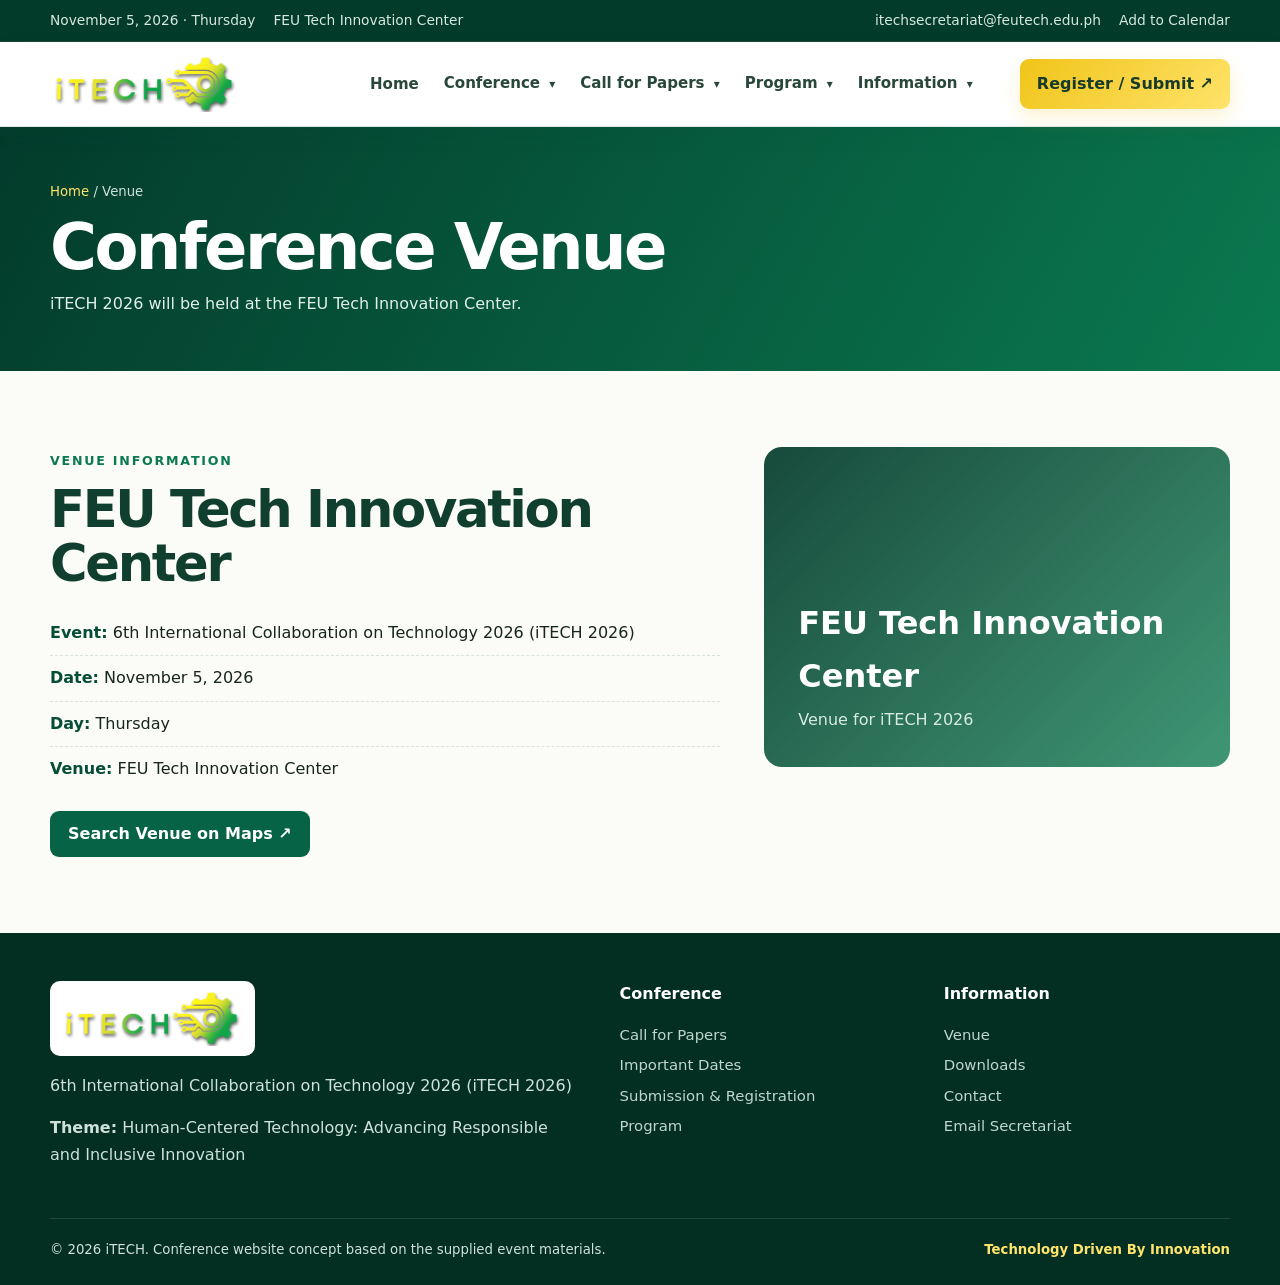
<file: venue.html>
<!doctype html>
<html lang="en">
<head>
<meta charset="utf-8">
<meta name="viewport" content="width=device-width,initial-scale=1">
<meta name="theme-color" content="#054d37">
<meta name="description" content="iTECH 2026 — 6th International Collaboration on Technology 2026">
<title>Venue | iTECH 2026</title>
<link rel="stylesheet" href="assets/styles.css">
</head>
<body>

<div class="utility">
  <div class="container">
    <div class="utility-meta"><span>November 5, 2026 · Thursday</span><span>FEU Tech Innovation Center</span></div>
    <div class="utility-links"><a href="mailto:itechsecretariat@feutech.edu.ph">itechsecretariat@feutech.edu.ph</a><a href="itech2026.ics" download>Add to Calendar</a></div>
  </div>
</div>
<header class="site-header">
  <div class="container nav">
    <a class="brand" href="index.html"><img src="assets/itech-logo.png" alt="iTECH logo"></a>
    <button class="mobile-toggle" aria-expanded="false" aria-label="Open navigation">☰</button>
    <nav class="navlinks" aria-label="Primary navigation">
      <div class="nav-item "><a href="index.html">Home</a></div>
      <div class="nav-item ">
        <button type="button">Conference <span class="caret">▾</span></button>
        <div class="dropdown">
          <a href="index.html#about">About iTECH 2026</a>
          <a href="index.html#theme">Conference Theme</a>
          <a href="important-dates.html">Important Dates</a>
        </div>
      </div>
      <div class="nav-item ">
        <button type="button">Call for Papers <span class="caret">▾</span></button>
        <div class="dropdown">
          <a href="call-for-papers.html">Call for Papers</a>
          <a href="call-for-papers.html#tracks">Research Tracks</a>
          <a href="submission.html">Submission & Registration</a>
        </div>
      </div>
      <div class="nav-item ">
        <button type="button">Program <span class="caret">▾</span></button>
        <div class="dropdown">
          <a href="program.html">Program Overview</a>
          <a href="program.html#speakers">Speakers</a>
        </div>
      </div>
      <div class="nav-item active">
        <button type="button">Information <span class="caret">▾</span></button>
        <div class="dropdown">
          <a href="venue.html">Venue</a>
          <a href="downloads.html">Downloads</a>
          <a href="contact.html">Contact Us</a>
        </div>
      </div>
    </nav>
    <a class="register-btn" href="https://bit.ly/iTECH2026Registration" target="_blank" rel="noopener">Register / Submit ↗</a>
  </div>
</header>


<section class="page-hero"><div class="container"><div class="breadcrumbs"><a href="index.html">Home</a> / Venue</div><h1>Conference Venue</h1><p>iTECH 2026 will be held at the FEU Tech Innovation Center.</p></div></section>
<section class="section"><div class="container content-grid">
<div>
<span class="eyebrow">Venue Information</span><h2 class="title">FEU Tech Innovation Center</h2>
<ul class="meta-list">
<li><b>Event:</b> 6th International Collaboration on Technology 2026 (iTECH 2026)</li>
<li><b>Date:</b> November 5, 2026</li>
<li><b>Day:</b> Thursday</li>
<li><b>Venue:</b> FEU Tech Innovation Center</li>
</ul>
<a class="btn btn-green" href="https://www.google.com/maps/search/?api=1&query=FEU+Tech+Innovation+Center" target="_blank" rel="noopener">Search Venue on Maps ↗</a>
</div>
<div class="venue-box"><h3>FEU Tech Innovation Center</h3><p>Venue for iTECH 2026</p></div>
</div></section>


<footer class="footer">
  <div class="container">
    <div class="footer-grid">
      <div>
        <div class="footer-logo"><img src="assets/itech-logo.png" alt="iTECH"></div>
        <p>6th International Collaboration on Technology 2026 (iTECH 2026)</p>
        <p><b>Theme:</b> Human-Centered Technology: Advancing Responsible and Inclusive Innovation</p>
      </div>
      <div>
        <h4>Conference</h4>
        <a href="call-for-papers.html">Call for Papers</a>
        <a href="important-dates.html">Important Dates</a>
        <a href="submission.html">Submission & Registration</a>
        <a href="program.html">Program</a>
      </div>
      <div>
        <h4>Information</h4>
        <a href="venue.html">Venue</a>
        <a href="downloads.html">Downloads</a>
        <a href="contact.html">Contact</a>
        <a href="mailto:itechsecretariat@feutech.edu.ph">Email Secretariat</a>
      </div>
    </div>
    <div class="footer-bottom">
      <span>© 2026 iTECH. Conference website concept based on the supplied event materials.</span>
      <span class="tagline">Technology Driven By Innovation</span>
    </div>
  </div>
</footer>
<script src="assets/site.js"></script>

</body>
</html>
</file>
<file: assets/styles.css>
:root{
  --green-950:#033b2b;
  --green-900:#054d37;
  --green-800:#076345;
  --green-700:#0a7950;
  --green-600:#15985d;
  --gold:#f0c419;
  --gold-light:#ffe36a;
  --cream:#fbfcf7;
  --paper:#ffffff;
  --ink:#17251f;
  --muted:#66756e;
  --line:#dfe7e2;
  --soft:#eef5f0;
  --shadow:0 18px 50px rgba(3,59,43,.11);
  --max:1180px;
}
*{box-sizing:border-box}
html{scroll-behavior:smooth}
body{
  margin:0;background:var(--cream);color:var(--ink);
  font-family:Inter,ui-sans-serif,system-ui,-apple-system,BlinkMacSystemFont,"Segoe UI",sans-serif;
  line-height:1.65;
}
a{text-decoration:none;color:inherit}
img{max-width:100%;display:block}
button{font:inherit}
.container{width:min(calc(100% - 36px),var(--max));margin-inline:auto}
.utility{
  background:var(--green-950);color:#d7e8df;font-size:.86rem;
  border-bottom:1px solid rgba(255,255,255,.08)
}
.utility .container{display:flex;justify-content:space-between;gap:18px;padding:9px 0}
.utility-links,.utility-meta{display:flex;gap:18px;align-items:center;flex-wrap:wrap}
.utility a:hover{color:var(--gold-light)}
.site-header{
  position:sticky;top:0;z-index:100;background:rgba(255,255,255,.97);
  border-bottom:1px solid var(--line);box-shadow:0 8px 24px rgba(5,77,55,.05);
  backdrop-filter:blur(12px)
}
.nav{min-height:84px;display:flex;align-items:center;gap:28px}
.brand{display:flex;align-items:center;min-width:210px}
.brand img{width:190px;height:56px;object-fit:contain}
.navlinks{display:flex;align-items:center;gap:3px;margin-left:auto}
.nav-item{position:relative}
.nav-item>a,.nav-item>button{
  border:0;background:transparent;padding:12px 11px;font-weight:750;font-size:.94rem;color:#29473b;
  border-radius:9px;cursor:pointer
}
.nav-item>a:hover,.nav-item>button:hover,.nav-item.active>a{background:#eff7f2;color:var(--green-900)}
.caret{font-size:.75rem;margin-left:4px}
.dropdown{
  position:absolute;top:calc(100% + 6px);left:0;min-width:240px;background:white;border:1px solid var(--line);
  border-radius:12px;padding:8px;box-shadow:0 18px 45px rgba(3,59,43,.13);
  opacity:0;visibility:hidden;transform:translateY(8px);transition:.18s;z-index:20
}
.nav-item:hover .dropdown,.nav-item:focus-within .dropdown{opacity:1;visibility:visible;transform:none}
.dropdown a{
  display:block;padding:10px 12px;border-radius:8px;font-size:.92rem;color:#38564a
}
.dropdown a:hover{background:#eef6f1;color:var(--green-900)}
.register-btn{
  margin-left:8px;background:linear-gradient(135deg,var(--gold),var(--gold-light));color:#173a2b;
  font-weight:850;padding:12px 17px;border-radius:9px;box-shadow:0 8px 20px rgba(240,196,25,.2)
}
.register-btn:hover{transform:translateY(-1px)}
.mobile-toggle{display:none;margin-left:auto;border:1px solid var(--line);background:white;border-radius:9px;width:44px;height:44px;font-size:1.15rem}

.hero{
  position:relative;overflow:hidden;isolation:isolate;color:white;
  background:
    radial-gradient(circle at 78% 20%, rgba(240,196,25,.20), transparent 22%),
    linear-gradient(120deg, #033b2b 0%, #07563e 54%, #0a7950 100%);
}
.hero::before{
  content:"";position:absolute;inset:0;z-index:-1;opacity:.18;
  background-image:
    linear-gradient(rgba(255,255,255,.12) 1px,transparent 1px),
    linear-gradient(90deg,rgba(255,255,255,.12) 1px,transparent 1px);
  background-size:54px 54px;
  mask-image:linear-gradient(to right,black 0,transparent 82%)
}
.hero::after{
  content:"";position:absolute;right:-120px;bottom:-220px;width:520px;height:520px;border-radius:50%;
  border:1px solid rgba(255,255,255,.16);
  box-shadow:0 0 0 60px rgba(255,255,255,.025),0 0 0 120px rgba(255,255,255,.018);
  z-index:-1
}
.hero-grid{display:grid;grid-template-columns:1.15fr .85fr;gap:56px;align-items:center;padding:82px 0 76px}
.hero-kicker{display:inline-block;color:var(--gold-light);font-weight:850;text-transform:uppercase;letter-spacing:.13em;font-size:.8rem}
.hero h1{font-size:clamp(2.8rem,6vw,5.7rem);line-height:.94;letter-spacing:-.06em;margin:14px 0 22px}
.hero h1 span{color:var(--gold)}
.hero p{max-width:760px;font-size:1.12rem;color:#e2f0e9;margin:0}
.theme-box{margin:25px 0 0;padding:17px 20px;border-left:4px solid var(--gold);background:rgba(255,255,255,.08);border-radius:0 12px 12px 0}
.theme-box b{color:#ffe979}
.hero-actions{display:flex;flex-wrap:wrap;gap:10px;margin-top:28px}
.btn{
  display:inline-flex;align-items:center;justify-content:center;gap:8px;min-height:46px;padding:0 17px;border-radius:9px;
  font-weight:800;border:1px solid transparent;cursor:pointer
}
.btn-gold{background:linear-gradient(135deg,var(--gold),var(--gold-light));color:#183b2c}
.btn-light{border-color:rgba(255,255,255,.32);color:white;background:rgba(255,255,255,.08)}
.btn-white{background:white;color:var(--green-900);border-color:var(--line)}
.btn-green{background:var(--green-800);color:white}
.hero-side{
  background:white;color:var(--ink);border-radius:18px;box-shadow:0 28px 65px rgba(0,0,0,.19);overflow:hidden
}
.hero-side-head{padding:23px 25px;background:#f8fbf9;border-bottom:1px solid var(--line)}
.hero-side-head span{color:var(--green-700);font-weight:850;text-transform:uppercase;font-size:.78rem;letter-spacing:.12em}
.hero-side-head h2{margin:4px 0 0;font-size:1.3rem;color:var(--green-950)}
.keydate{display:grid;grid-template-columns:92px 1fr;gap:14px;padding:18px 24px;border-bottom:1px solid var(--line)}
.keydate:last-child{border-bottom:0}
.keydate-date{font-weight:900;color:var(--green-800);line-height:1.1}
.keydate-date small{display:block;color:#7b8e85;font-size:.72rem;margin-top:4px;text-transform:uppercase}
.keydate strong{font-size:.95rem;display:block}
.keydate p{color:var(--muted);font-size:.83rem;margin:2px 0 0}

.notice{background:#f7df5a;border-bottom:1px solid #e1c53d;color:#25372f}
.notice .container{display:flex;gap:14px;align-items:center;padding:11px 0}
.notice strong{white-space:nowrap;text-transform:uppercase;letter-spacing:.08em;font-size:.78rem}
.notice a{font-weight:760}
.notice a:hover{text-decoration:underline}

.section{padding:76px 0}
.section-alt{background:#eef5f0;border-block:1px solid #e1e9e4}
.eyebrow{font-size:.79rem;text-transform:uppercase;letter-spacing:.14em;font-weight:850;color:var(--green-700)}
.title{font-size:clamp(2rem,4vw,3.4rem);line-height:1.05;letter-spacing:-.045em;margin:10px 0 16px;color:#103f2f}
.lead{font-size:1.07rem;color:var(--muted);max-width:760px}
.content-grid{display:grid;grid-template-columns:1.18fr .82fr;gap:44px;align-items:start}
.card{background:white;border:1px solid var(--line);border-radius:16px;box-shadow:0 10px 30px rgba(3,59,43,.05)}
.card-pad{padding:27px}
.welcome h3{font-size:1.55rem;color:var(--green-900);margin:0 0 14px}
.welcome p{color:#4e655b}
.welcome p:first-of-type{font-weight:600;color:#344c42}
.quick-links{display:grid;gap:10px}
.quick-link{
  display:flex;align-items:center;justify-content:space-between;gap:18px;padding:16px 17px;border:1px solid var(--line);
  border-radius:11px;background:white;font-weight:780;color:#255040
}
.quick-link:hover{border-color:#a9cabb;background:#f7fbf8}
.quick-link small{display:block;font-weight:500;color:var(--muted)}
.section-head{display:flex;justify-content:space-between;gap:30px;align-items:end;margin-bottom:28px}
.home-cards{display:grid;grid-template-columns:repeat(3,1fr);gap:16px}
.info-card{padding:26px;background:white;border:1px solid var(--line);border-radius:16px;box-shadow:0 10px 28px rgba(3,59,43,.05)}
.info-card .num{font-size:.78rem;font-weight:900;color:#8d7600;background:#fff5bf;display:inline-block;padding:5px 8px;border-radius:7px}
.info-card h3{color:var(--green-900);margin:14px 0 8px;font-size:1.18rem}
.info-card p{color:var(--muted);font-size:.94rem}
.text-link{font-weight:850;color:var(--green-700)}
.text-link:hover{text-decoration:underline}
.tracks{display:grid;grid-template-columns:repeat(2,1fr);gap:11px}
.track{display:flex;gap:14px;align-items:flex-start;padding:16px;background:#fff;border:1px solid var(--line);border-radius:11px}
.track-badge{min-width:37px;height:37px;border-radius:50%;display:grid;place-items:center;background:var(--gold);color:#194231;font-weight:900;font-size:.72rem}
.track span{font-weight:760;color:#244d3d}
.poster-grid{display:grid;grid-template-columns:.78fr 1.22fr;gap:36px;align-items:center}
.poster-frame{background:white;border:1px solid var(--line);padding:10px;border-radius:14px;box-shadow:var(--shadow)}
.poster-frame img{border-radius:8px}
.qr-row{display:flex;align-items:center;gap:20px;margin:24px 0}
.qr-row img{width:130px;height:130px;object-fit:contain;background:white;padding:5px;border:1px solid var(--line);border-radius:9px}
.meta-list{list-style:none;padding:0;margin:20px 0}
.meta-list li{padding:9px 0;border-bottom:1px dashed #d8e3dd}
.meta-list li:last-child{border-bottom:0}
.meta-list b{color:var(--green-900)}
.venue-box{
  min-height:320px;border-radius:18px;padding:34px;display:flex;flex-direction:column;justify-content:flex-end;color:white;
  background:
    linear-gradient(135deg,rgba(3,59,43,.92),rgba(10,121,80,.78)),
    repeating-linear-gradient(45deg,transparent,transparent 20px,rgba(255,255,255,.08) 20px,rgba(255,255,255,.08) 21px)
}
.venue-box h3{font-size:2rem;margin:0 0 4px}
.venue-box p{margin:0;color:#d8ebe2}
.blank-organizer{
  min-height:110px;border:1px dashed #b8c9c0;border-radius:14px;background:#fff;display:grid;place-items:center;color:#8b9c94;text-align:center;padding:20px
}
.footer{background:#032f23;color:#cfe1d9;padding:48px 0 24px}
.footer-grid{display:grid;grid-template-columns:1.3fr .7fr .7fr;gap:38px}
.footer-logo{background:white;border-radius:10px;padding:10px 14px;width:205px;margin-bottom:17px}
.footer h4{color:white;margin:0 0 12px}
.footer a{display:block;color:#c0d6cd;padding:3px 0;font-size:.93rem}
.footer a:hover{color:var(--gold-light)}
.footer-bottom{border-top:1px solid rgba(255,255,255,.12);margin-top:34px;padding-top:20px;display:flex;justify-content:space-between;gap:18px;font-size:.83rem}
.tagline{color:var(--gold-light);font-weight:850}

/* interior pages */
.page-hero{background:linear-gradient(120deg,var(--green-950),var(--green-700));color:white;padding:54px 0}
.breadcrumbs{font-size:.83rem;color:#d0e2da;margin-bottom:12px}
.breadcrumbs a{color:#ffe36a}
.page-hero h1{font-size:clamp(2.2rem,5vw,4.2rem);line-height:1;margin:0 0 12px;letter-spacing:-.04em}
.page-hero p{max-width:730px;color:#e1efe9;margin:0}
.two-col{display:grid;grid-template-columns:1fr 340px;gap:38px;align-items:start}
.sidebar{display:grid;gap:14px}
.sidebox{background:white;border:1px solid var(--line);border-radius:14px;overflow:hidden}
.sidebox h3{margin:0;padding:15px 18px;background:#f1f7f3;color:var(--green-900);font-size:1rem}
.sidebox .body{padding:17px}
.sidebox a{display:block;padding:8px 0;color:#356250;border-bottom:1px dashed #dce6e0;font-size:.93rem}
.sidebox a:last-child{border-bottom:0}
.table-wrap{overflow:auto;border:1px solid var(--line);border-radius:12px}
table{width:100%;border-collapse:collapse;background:white}
th,td{text-align:left;padding:14px 16px;border-bottom:1px solid var(--line);vertical-align:top}
th{background:#eef6f1;color:var(--green-900);font-size:.86rem;text-transform:uppercase;letter-spacing:.05em}
tr:last-child td{border-bottom:0}
.callout{border-left:4px solid var(--gold);background:#fff9d8;padding:16px 18px;border-radius:0 10px 10px 0}
.tba{padding:28px;border:1px dashed #b8c9c0;background:white;border-radius:14px;color:var(--muted)}
.contact-grid{display:grid;grid-template-columns:repeat(2,1fr);gap:16px}
.contact-card{background:white;border:1px solid var(--line);border-radius:14px;padding:22px}
.contact-card h3{margin:0 0 7px;color:var(--green-900)}
.contact-card p{margin:0;color:var(--muted)}
.downloads{display:grid;gap:10px}
.download{
  padding:15px 17px;border:1px solid var(--line);border-radius:11px;background:white;display:flex;justify-content:space-between;gap:18px;align-items:center
}
.download:hover{border-color:#a9cabb;background:#f8fbf9}

@media(max-width:980px){
  .navlinks,.register-btn{display:none}
  .mobile-toggle{display:block}
  .nav.mobile-open{flex-wrap:wrap;padding-bottom:12px}
  .nav.mobile-open .navlinks{display:flex;order:3;width:100%;flex-direction:column;align-items:stretch}
  .nav.mobile-open .register-btn{display:inline-flex;order:4;margin:0}
  .nav.mobile-open .nav-item>a,.nav.mobile-open .nav-item>button{width:100%;text-align:left}
  .nav.mobile-open .dropdown{position:static;opacity:1;visibility:visible;transform:none;box-shadow:none;border:0;padding:0 0 7px 14px;display:none}
  .nav.mobile-open .nav-item.open .dropdown{display:block}
  .hero-grid,.content-grid,.poster-grid,.two-col{grid-template-columns:1fr}
  .home-cards{grid-template-columns:1fr}
  .footer-grid{grid-template-columns:1fr 1fr}
}
@media(max-width:650px){
  .container{width:min(calc(100% - 24px),var(--max))}
  .utility .container{display:block}
  .utility-links{display:none}
  .brand img{width:160px}
  .hero-grid{padding:60px 0}
  .hero h1{font-size:clamp(2.9rem,15vw,4.5rem)}
  .tracks,.contact-grid{grid-template-columns:1fr}
  .section-head{display:block}
  .keydate{grid-template-columns:80px 1fr}
  .footer-grid{grid-template-columns:1fr}
  .footer-bottom{display:block}
}
</file>
